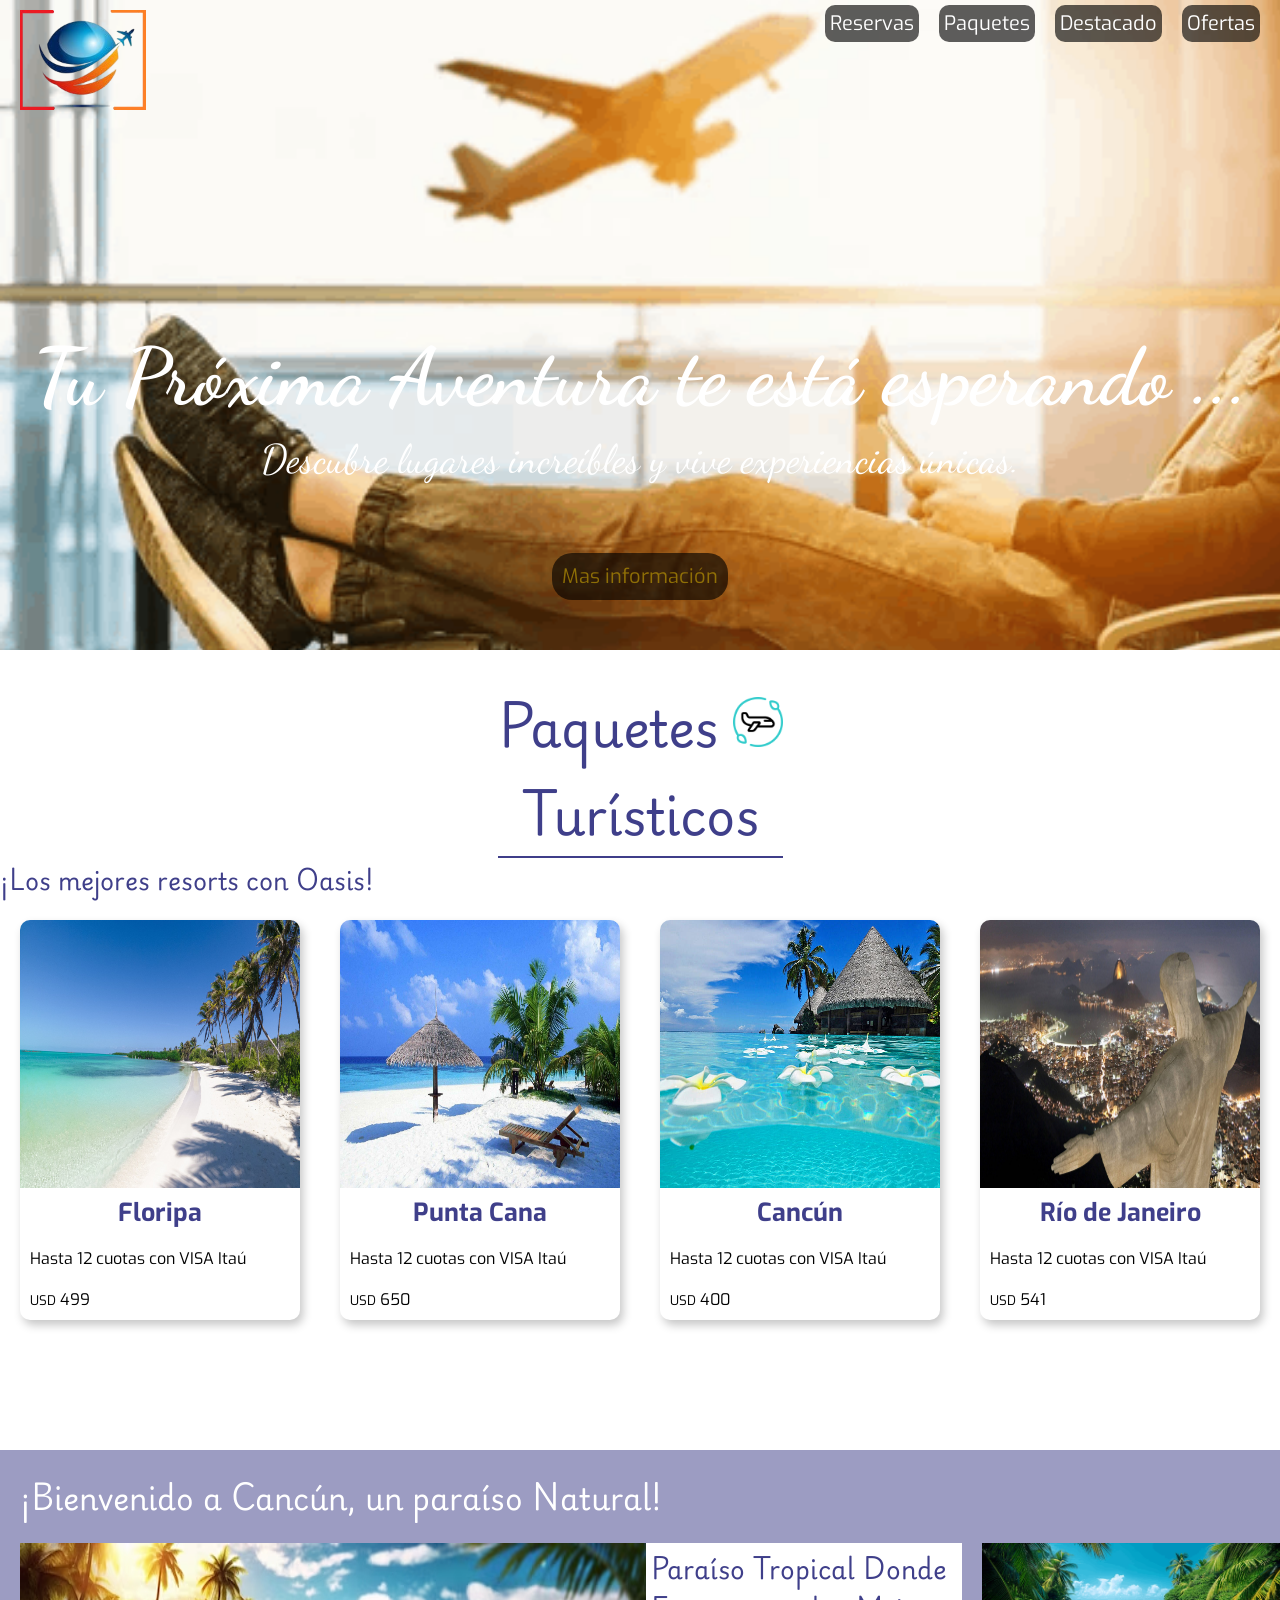
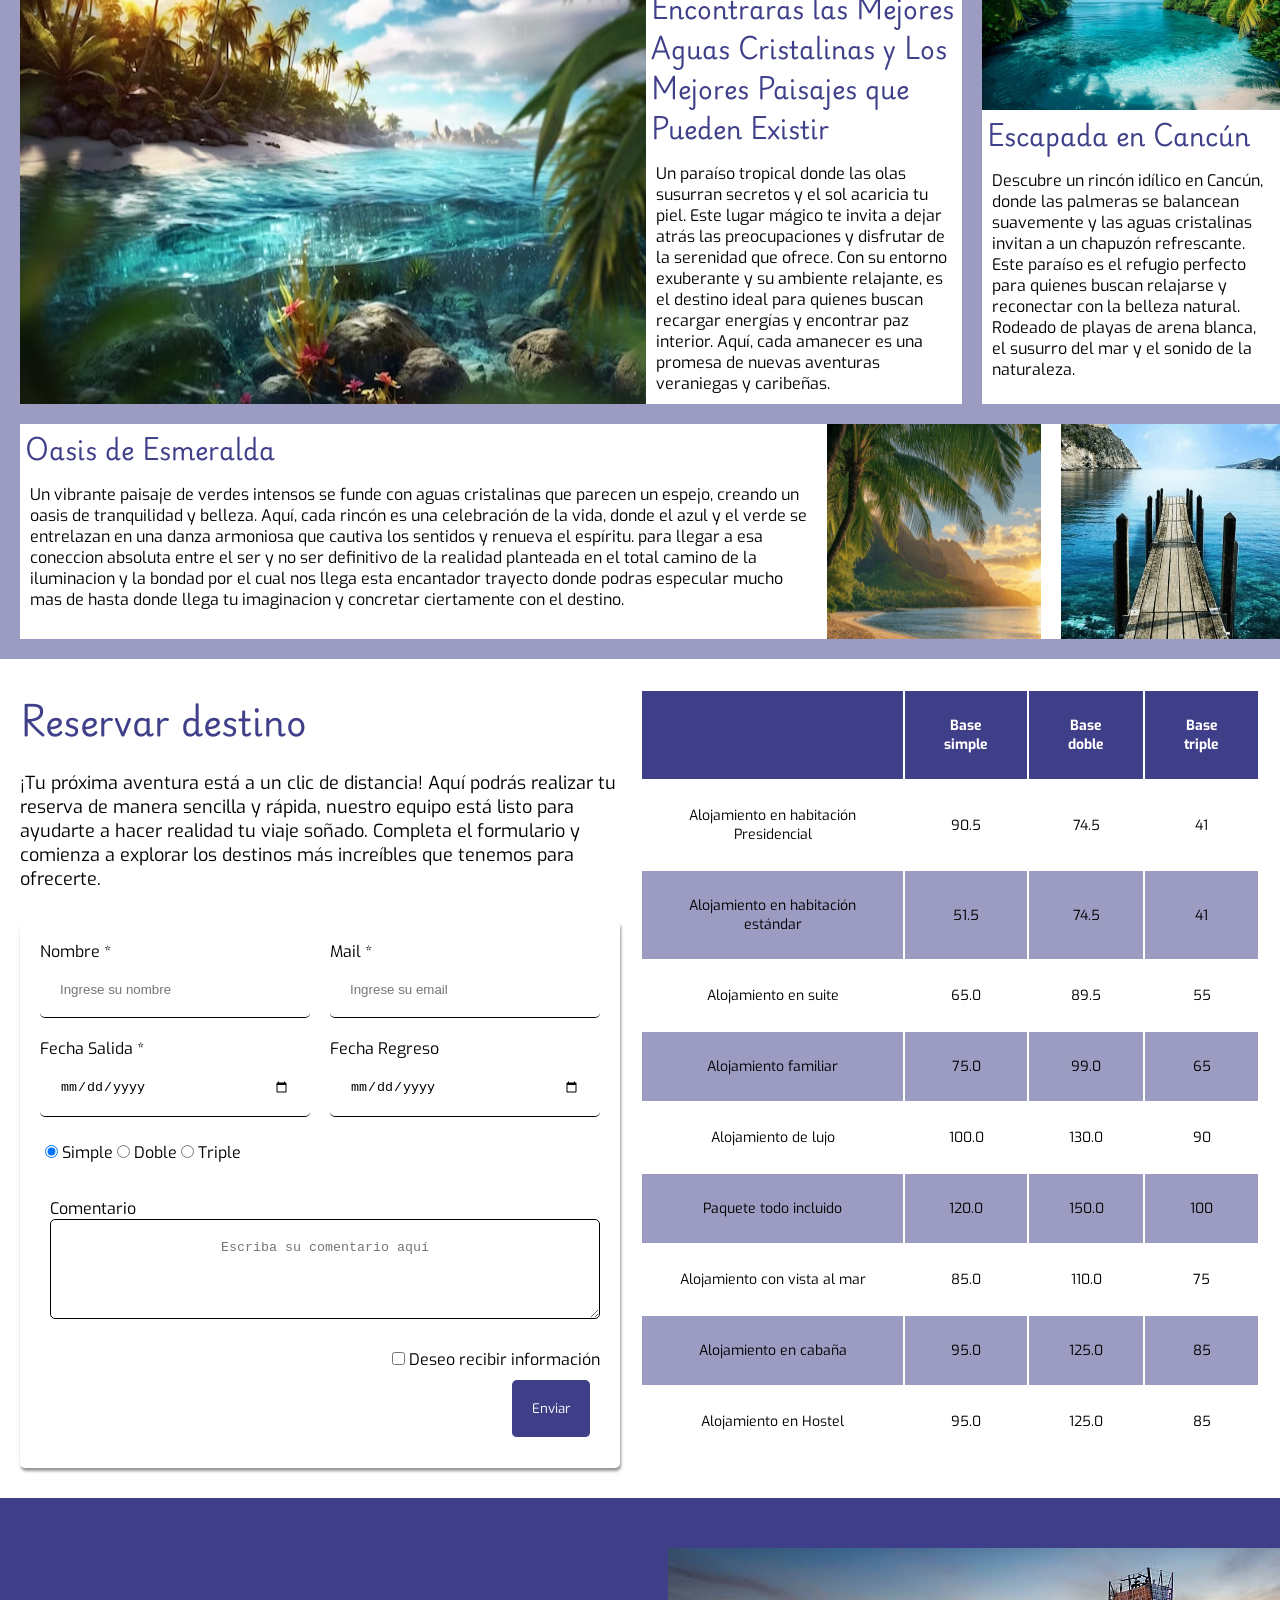
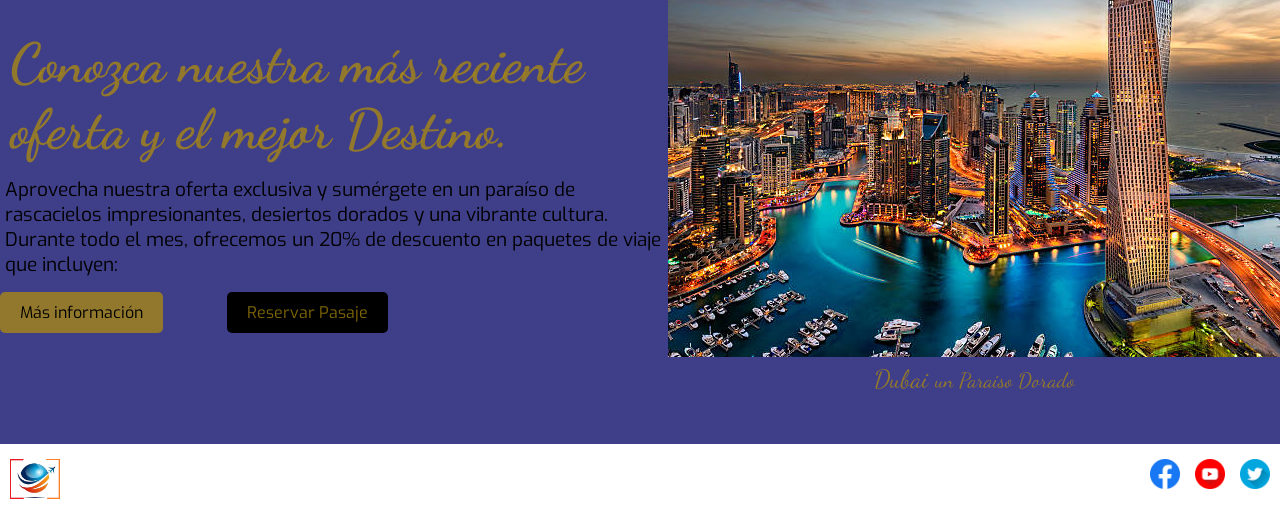
<file: AereoPuerto/index.html>
<!DOCTYPE html>
<html lang="en">

<head>
    <meta charset="UTF-8">
    <meta name="viewport" content="width=device-width, initial-scale=1.0">
    <meta name="description"
        content="Todas las modalidades de viaje y Reserva los Mejores Hoteles: Relax, Aventura, Recorrer, Exótico, Terrestre, Acompañado. OM Travel es compartir la experiencia de viajar de la forma más sana posible. Viajes baratos. Viajes a medida. Reserva ya tu Hotel Favorito y Viaja.">
    <meta name="author" content="Emanuel Rodriguez">
    <meta name="robots" content="follow">
    <link rel="preconnect" href="https://fonts.googleapis.com">
    <link rel="preconnect" href="https://fonts.gstatic.com" crossorigin>
    <link
        href="https://fonts.googleapis.com/css2?family=Dancing+Script:wght@400..700&family=Exo:ital,wght@0,100..900;1,100..900&family=Playwrite+DE+Grund:wght@100..400&display=swap"
        rel="stylesheet">
    <link rel="stylesheet" href="estilos.css">
    <title>Tu mejor viaje</title>
</head>

<body>
    <div class="fondoPrincipal">
        <header>
            <img class="logo" src="img/seccion1/LogoConBorde.png" alt="Logo del sitio represeta un avion volando">
            <nav>
                <ul>
                    <li><a href="#secReserva">Reservas</a></li>
                    <li><a href="#secDestinos">Paquetes </a></li>
                    <li><a href="#secDestacado">Destacado </a></li>
                    <li><a href="#secReciente">Ofertas</a></li>
                </ul>
            </nav>
        </header>

        <!--Seccion 1-->
        <main>
            <section id="principal">
                <h1 class="cursivH1">Tu Próxima Aventura te está esperando ...</h1>
                <p class="cursivH1">Descubre lugares increíbles y vive experiencias únicas.</p>
                <a href="#secDestinos" class="btn">Mas información</a>
            </section>
    </div>
    <!-- Sección 2 -->
    <section id="secDestinos">
        <h1>
            Paquetes
                <img 
             src="img/seccion2/viajes-sostenibles.png" alt="Icono de avión." style="width:50px;"><br>
            Turísticos
        </h1>
        <h2>¡Los mejores resorts con Oasis!</h2>
        <div class="destinos-uno">

            <article class="destino-1">
                <img src="img/seccion2/Sec2Art1.jpg"
                    alt="Costa brasilera donde se ven palmeras sol arena y aguas cristalinas.">
                
                <h3>Floripa</h3>
                <p>Hasta 12 cuotas con VISA Itaú</p>
                <p><small> USD </small> 499</p>
            </article>

            <article class="destino-1">
                <img src="img/seccion2/Sec2Art2.jpg" alt="Paisaje del caribe con sombrillas mar agua y arena.">
        
                <h3>Punta Cana</h3>
                <p>Hasta 12 cuotas con VISA Itaú</p>
                <p><small> USD </small> 650</p>
            </article>

            <article class="destino-1">
                <img src="img/seccion2/Sec2Art3.jpg"
                    alt="Cabañas al borde del agua cristalina donde se ven flores flotando en el agua.">
                
                <h3>Cancún</h3>
                <p>Hasta 12 cuotas con VISA Itaú</p>
                <p> <small> USD </small> 400</p>
            </article>

            <article class="destino-1">
                <img src="img/seccion2/Sec2Art4.jpg" alt="Paisaje de Brasil desde la vista del Cristo Redentor.">
                
                <h3>Río de Janeiro</h3>
                <p>Hasta 12 cuotas con VISA Itaú</p>
                <p><small> USD </small> 541</p>
            </article>
        </div>
    </section>



    <!--Seccion 3-->
    <div class="conteiner3">
        <section id="secDestacado">
                <h1>¡Bienvenido a Cancún, un paraíso Natural!</h1>
            <article>
                <img src="img/seccion3/DestacadoArt1.avif"
                    alt="Paisaje cancun tropicalesco donde se ven palmeras arenas y aguas.">
                <div>
                    <h2>Paraíso Tropical Donde Encontraras las Mejores Aguas Cristalinas y Los Mejores Paisajes que
                        Pueden
                        Existir</h2>
                    <p>Un paraíso tropical donde las olas susurran secretos y el sol acaricia tu piel. Este lugar mágico
                        te
                        invita a dejar atrás las preocupaciones y disfrutar de la serenidad que ofrece. Con su entorno
                        exuberante y su ambiente relajante, es el destino ideal para quienes buscan recargar energías y
                        encontrar paz interior. Aquí, cada amanecer es una promesa de nuevas aventuras veraniegas y
                        caribeñas.
                    </p>
                </div>
            </article>

            <article>
                <img src="img/seccion3/DestacadoArt2.png"
                    alt="Paisaje de cancun donde se ve un muelle con aguas casi transparentes.">
                <h2>Escapada en Cancún</h2>
                <p>Descubre un rincón idílico en Cancún, donde las palmeras se balancean suavemente y las aguas
                    cristalinas
                    invitan a un chapuzón refrescante. Este paraíso es el refugio perfecto para quienes buscan relajarse
                    y
                    reconectar con la belleza natural. Rodeado de playas de arena blanca, el susurro del mar y el sonido
                    de la naturaleza.</p>
            </article>
            <article>
                <div>
                    <h2>Oasis de Esmeralda</h2>
                    <p>Un vibrante paisaje de verdes intensos se funde con aguas cristalinas que parecen un espejo,
                        creando
                        un oasis de
                        tranquilidad y belleza. Aquí, cada rincón es una celebración de la vida, donde el azul y el
                        verde se
                        entrelazan en una danza armoniosa que
                        cautiva los sentidos y renueva el espíritu. para llegar a esa coneccion absoluta entre el ser y
                        no ser definitivo de la realidad planteada en el total camino de la iluminacion y la bondad por
                        el cual nos llega esta encantador trayecto donde podras especular mucho mas de hasta donde llega
                        tu imaginacion y concretar ciertamente con el destino.</p>
                </div>
                <figure class="figureCancun">
                    <img src="img/seccion3/DestacadoArt3.png"
                        alt="Paisaje donde se visualizan montañas y un lago color verde esmeralda.">
                    <img src="img/seccion3/DestacadoArt3-2.png" alt="Paisaje con naturaleza y aguas cristalinas.">
                </figure>
            </article>

        </section>
    </div>
    <!-- Sección 4 -->

    <section id="secReserva">
        <div class="reserva1">
            <h1>Reservar destino</h1>
            <p>¡Tu próxima aventura está a un clic de distancia! Aquí podrás realizar tu reserva de manera sencilla
                y rápida, nuestro equipo está listo para ayudarte a hacer realidad tu viaje soñado. Completa el
                formulario y comienza
                a explorar los destinos más increíbles que tenemos para ofrecerte.</p>
            <form id="formReserva">
                <div class="form-column">
                    <label for="nombre">Nombre *</label>
                    <input id="nombre" name="nombre" type="text" placeholder="Ingrese su nombre" required>
                </div>

                <div class="form-column">
                    <label for="email">Mail *</label>
                    <input id="email" name="email" type="email" placeholder="Ingrese su email" required>
                </div>

                <div class="form-column">
                    <label for="fechaSalida">Fecha Salida *</label>
                    <input id="fechaSalida" name="fechaSalida" type="date" required>
                </div>

                <div class="form-column">
                    <label for="fechaRegreso">Fecha Regreso</label>
                    <input id="fechaRegreso" name="fechaRegreso" type="date">
                </div>

                <div class="form-column">
                    <div class="radio">
                        <input type="radio" id="baseSimple" name="tipoHabitacion" value="simple" checked>
                        <label for="baseSimple">Simple</label>

                        <input type="radio" id="baseDoble" name="tipoHabitacion" value="doble">
                        <label for="baseDoble">Doble</label>

                        <input type="radio" id="baseTriple" name="tipoHabitacion" value="triple">
                        <label for="baseTriple">Triple</label>
                    </div>
                </div>

                <div class="form-column textarea-container">
                    <label for="comentario">Comentario</label>
                    <textarea id="comentario" name="comentario" placeholder="Escriba su comentario aquí"></textarea>
                </div>

                <div class="divEnviar">
                    <div class="form-column info-checkbox">
                        <label>
                            <input type="checkbox" id="infoCheckbox" name="infoCheckbox">
                            Deseo recibir información
                        </label>
                    </div>
                    <input type="submit" value="Enviar" class="btnEnviar btn">
                </div>
            </form>
        </div>

        <div class="reserva2">
            <table>
                <thead>
                    <tr>
                        <th></th>
                        <th>Base simple</th>
                        <th>Base doble</th>
                        <th>Base triple</th>
                    </tr>
                </thead>
                <tbody>
                    <tr>
                        <td>Alojamiento en habitación Presidencial</td>
                        <td>90.5</td>
                        <td>74.5</td>
                        <td>41</td>
                    </tr>
                    <tr>
                        <td>Alojamiento en habitación estándar</td>
                        <td>51.5</td>
                        <td>74.5</td>
                        <td>41</td>
                    </tr>
                    <tr>
                        <td>Alojamiento en suite</td>
                        <td>65.0</td>
                        <td>89.5</td>
                        <td>55</td>
                    </tr>
                    <tr>
                        <td>Alojamiento familiar</td>
                        <td>75.0</td>
                        <td>99.0</td>
                        <td>65</td>
                    </tr>
                    <tr>
                        <td>Alojamiento de lujo</td>
                        <td>100.0</td>
                        <td>130.0</td>
                        <td>90</td>
                    </tr>
                    <tr>
                        <td>Paquete todo incluido</td>
                        <td>120.0</td>
                        <td>150.0</td>
                        <td>100</td>
                    </tr>
                    <tr>
                        <td>Alojamiento con vista al mar</td>
                        <td>85.0</td>
                        <td>110.0</td>
                        <td>75</td>
                    </tr>
                    <tr>
                        <td>Alojamiento en cabaña</td>
                        <td>95.0</td>
                        <td>125.0</td>
                        <td>85</td>
                    </tr>
                    <tr>
                        <td>Alojamiento en Hostel</td>
                        <td>95.0</td>
                        <td>125.0</td>
                        <td>85</td>
                    </tr>
                </tbody>
            </table>
        </div>
    </section>



    <!--Seccion 5-->
    <div class="conteiner5">
        <section id="secReciente">
            <div class="dubai">
                <h1 class="cursivH1">Conozca nuestra más reciente oferta y el mejor Destino.</h1>
                <p>Aprovecha nuestra oferta exclusiva y sumérgete en un paraíso de rascacielos impresionantes,
                    desiertos
                    dorados y una vibrante cultura. Durante todo el mes, ofrecemos un 20% de descuento en paquetes
                    de
                    viaje que incluyen:</p>
                <a class="button1 btn" href="#">Más información</a>
                <a class="button2 btn" href="#">Reservar Pasaje</a>
            </div>
            <figure class="figureDubai">
                <img src="img/seccion5Footer/Sec4Dubai.jpg" alt="Paisaje de Dubái con muchos rascacielos y un desierto de fondo.">
                <figcaption>Dubai <small>un Paraiso Dorado </small></figcaption>
            </figure>
        </section>
    </div>
    </main>

    <footer>
        <img class="logoFoot" src="img/seccion1/LogoConBorde.png" alt="Logo del sitio avion volando">
        <nav class="socialIcons">
            <a href="https://www.facebook.com/?locale=es_LA"><img class="imgFooter"
                    src="img/seccion5Footer/facebook.png" alt="Logo de Facebook"></a>
            <a href="https://www.youtube.com/"><img class="imgFooter" src="img/seccion5Footer/youtube.png"
                    alt="Logo de YouTube"></a>
            <a
                href="https://x.com/i/flow/login?input_flow_data=%7B%22requested_variant%22%3A%22eyJteCI6IjIifQ%3D%3D%22%7D"><img
                    class="imgFooter" src="img/seccion5Footer/gorjeo.png" alt="Logo de Twitter"></a>
        </nav>
    </footer>
</body>

</html>
</file>
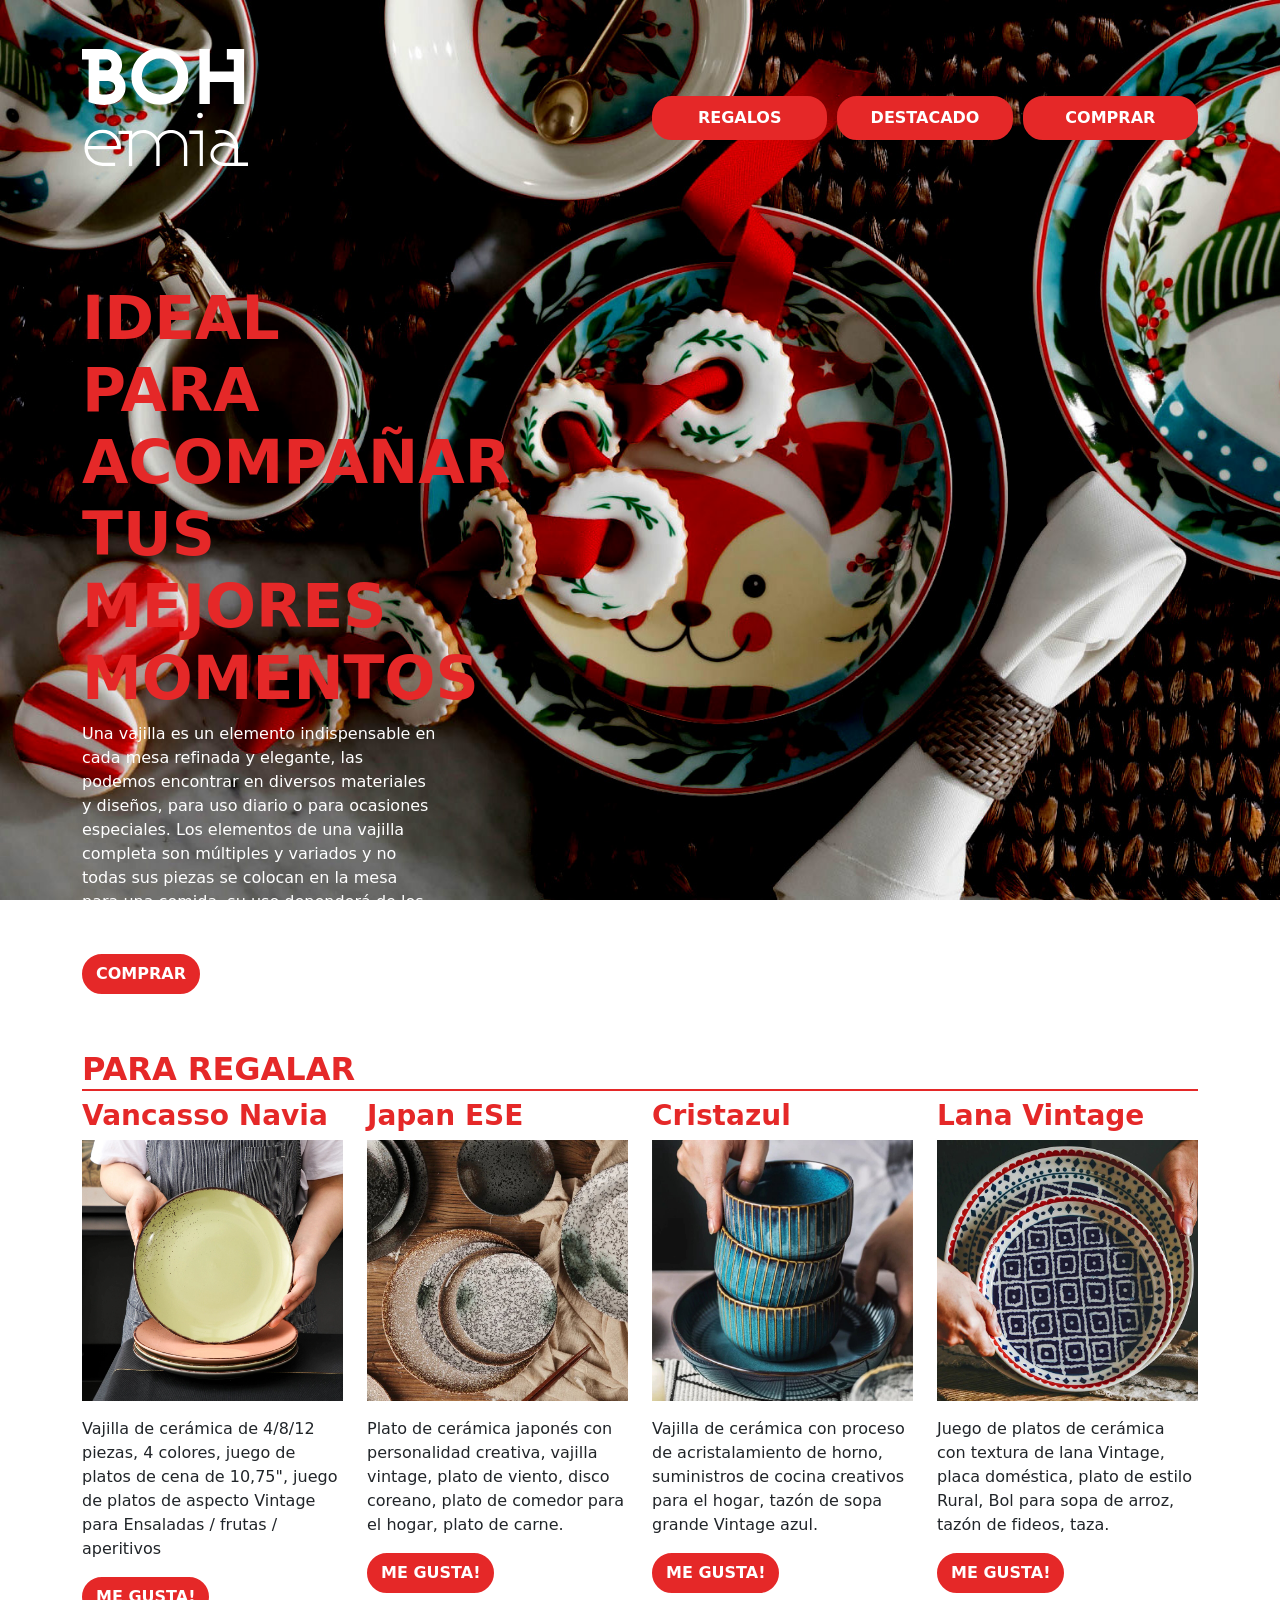
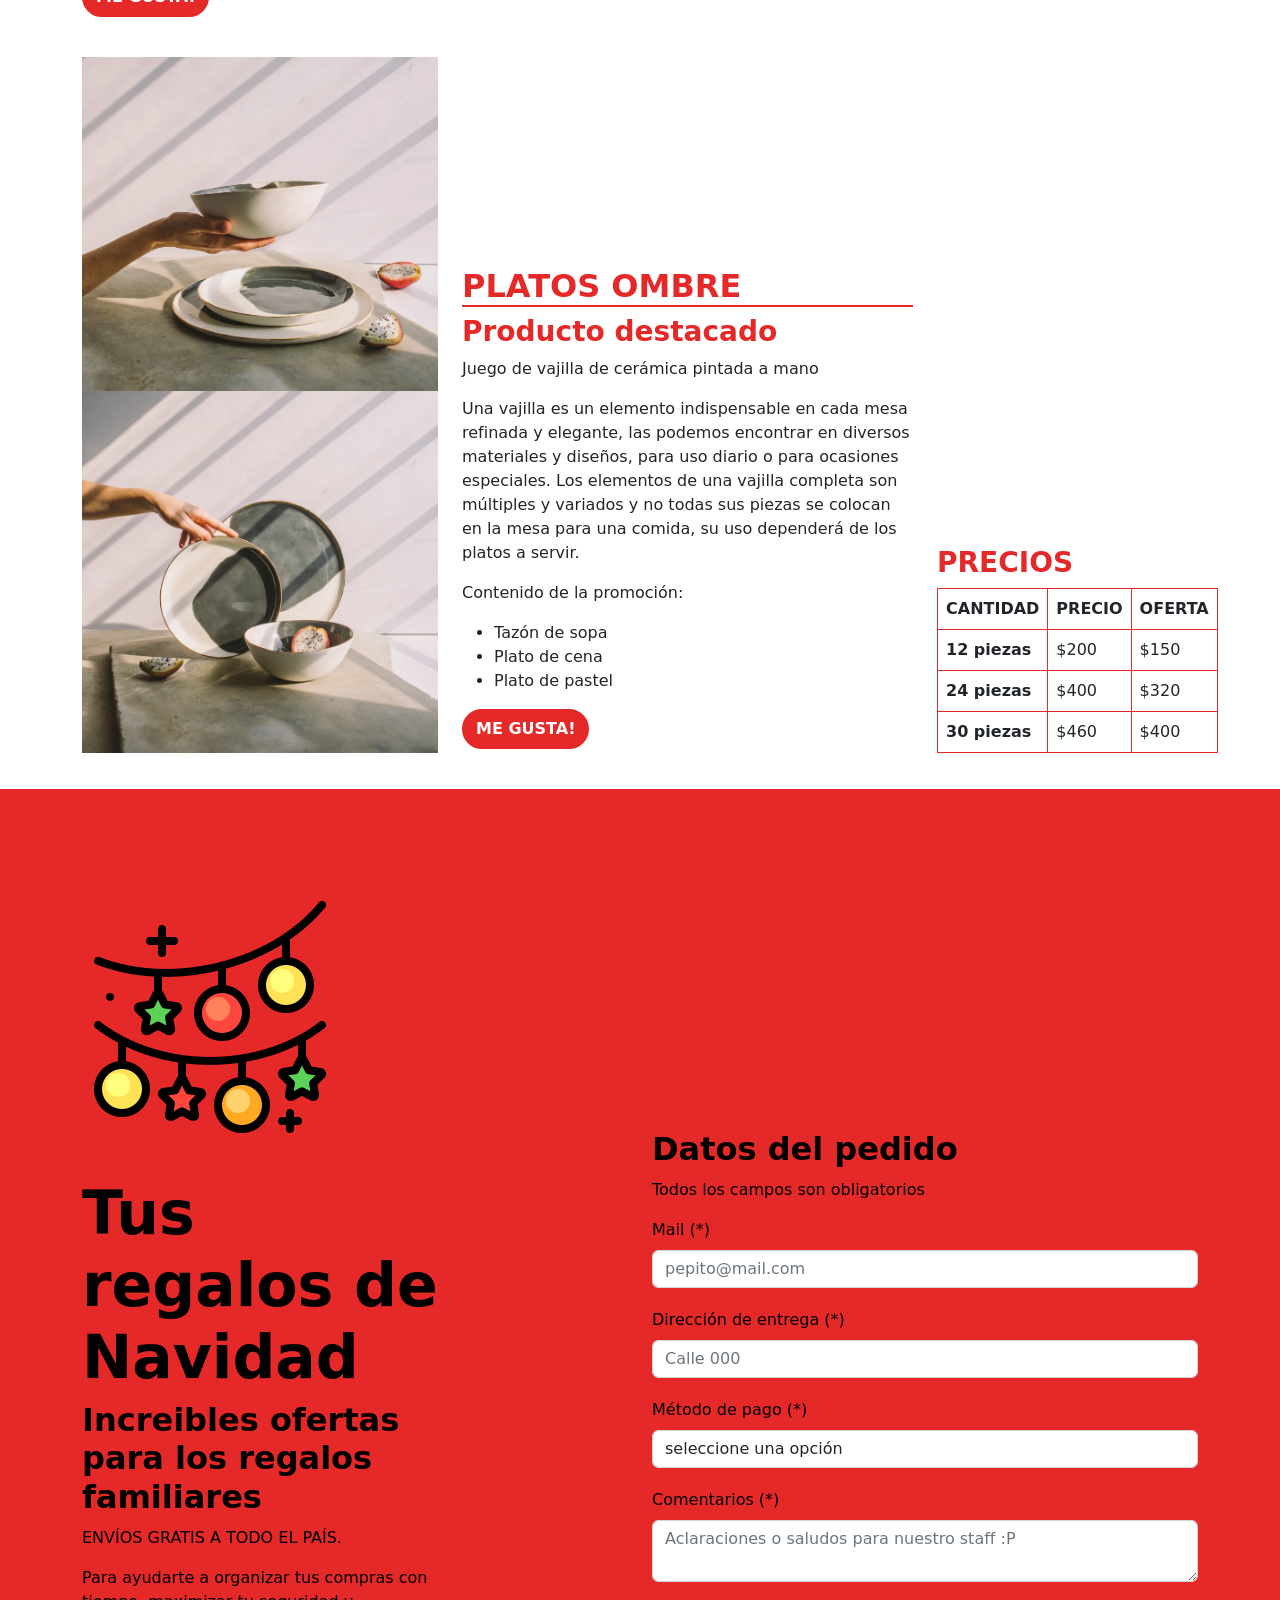
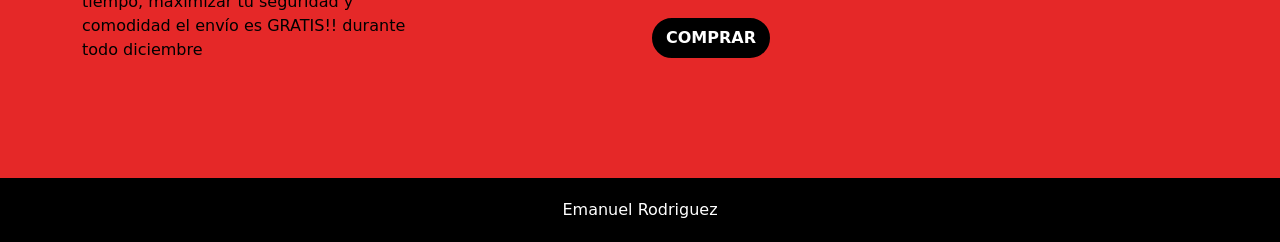
<file: Bhoemia/index.html>
<!DOCTYPE html>
<html lang="es">

<head>
    <title>Plantilla inicio - Bootstrap v5.2.0 beta</title>

    <meta charset="utf-8">

    <meta name="viewport" content="width=device-width, initial-scale=1">

    <link href="css/bootstrap.css" rel="stylesheet" type="text/css" />
  
    <link href="css/estilos.css" rel="stylesheet" type="text/css" />



</head>

<body>

    <div id="fondo" class="container-fluid">
        <div class="container">
            <header class="row justify-content-lg-between justify-content-center py-5">
                <figure class="col-lg-2 col-md-3 col-6 mb-5">
                    <img class="img-fluid" src="img/logoBlanco.svg" alt="logo">
                </figure>
                <nav class="col-lg-6 mt-md-5">
                    <ul class="nav flex-column flex-md-row">
                        <li class="nav-item"><a class="nav-link" href="#regalos">REGALOS</a></li>
                        <li class="nav-item"><a class="nav-link" href="#destacado">DESTACADO</a></li>
                        <li class="nav-item"><a class="nav-link" href="#comprar">COMPRAR</a></li>

                    </ul>
                </nav>
            </header>
            <section>
                <div class="row">
                    <article class="col-lg-4 col-md-8">
                        <h1>IDEAL PARA ACOMPAÑAR<br>
                            TUS MEJORES MOMENTOS</h1>
                        <p>Una vajilla es un elemento indispensable en cada mesa refinada y elegante, las podemos
                            encontrar en diversos materiales y diseños, para uso diario o para ocasiones especiales. Los
                            elementos de una vajilla completa son múltiples y variados y no todas sus piezas se colocan
                            en la mesa para una comida, su uso dependerá de los platos a servir.</p>

                        <p><a class="btn" href="#">COMPRAR</a></p>
                    </article>
                </div>
            </section>
        </div>
    </div>

    <section id="regalos" class="container">
        <h2>PARA REGALAR</h2>
        <div class=" row row-cols-lg-4 row-cols-md-2">
            <article>
                <h3>Vancasso Navia</h3>
                <figure>
                    <img class="img-fluid" src="img/02.jpg" alt="Vancasso Navia - Modelo 51">
                </figure>
                <p>Vajilla de cerámica de 4/8/12 piezas, 4 colores, juego de platos
                    de cena de 10,75", juego de platos de aspecto Vintage para
                    Ensaladas / frutas / aperitivos</p>
                <a class="btn" href="#">ME GUSTA!</a>
            </article>
            <article>
                <h3>Japan ESE</h3>
                <figure>
                    <img class="img-fluid" src="img/03.jpg" alt="Japan ESE - Modelo 58">
                </figure>
                <p>Plato de cerámica japonés con personalidad creativa, vajilla vintage, plato de viento,
                    disco coreano, plato de comedor para el hogar, plato de carne.</p>
                <a class="btn" href="#">ME GUSTA!</a>
            </article>
            <article>
                <h3>Cristazul</h3>
                <figure>
                    <img class="img-fluid" src="img/04.jpg" alt="Cristazul - Modelo 47">
                </figure>
                <p>Vajilla de cerámica con proceso de acristalamiento de horno, suministros
                    de cocina creativos para el hogar, tazón de sopa grande Vintage azul.</p>
                <a class="btn" href="#">ME GUSTA!</a>
            </article>
            <article class="d-none d-md-block">
                <h3>Lana Vintage</h3>
                <figure>
                    <img class="img-fluid" src="img/05.jpg" alt="Lana Vintage - Modelo 09">
                </figure>
                <p>Juego de platos de cerámica con textura de lana Vintage,
                    placa doméstica, plato de estilo Rural, Bol para sopa de arroz,
                    tazón de fideos, taza.</p>
                <a class="btn" href="#">ME GUSTA!</a>
            </article>
        </div>
    </section>
    <section class="container" id="destacado">
        <div class="row align-items-end">
            <figure class="col-lg-4 ">
                <img class="img-fluid d-none d-lg-block" src="img/vajilla2.webp" alt="">
                <img class="img-fluid" src="img/vajilla3.webp" alt="">
            </figure>
            <div class="col-lg-5">
                <h2>PLATOS OMBRE</h2>
                <h3>Producto destacado</h3>
                <p>Juego de vajilla de cerámica pintada a mano</p>
                <p>Una vajilla es un elemento indispensable en cada mesa refinada y elegante, las podemos encontrar en
                    diversos materiales y diseños, para uso diario o para ocasiones especiales. Los elementos de una
                    vajilla completa son múltiples y variados y no todas sus piezas se colocan en la mesa para una
                    comida, su uso dependerá de los platos a servir.</p>
                <p>Contenido de la promoción:</p>
                <ul>
                    <li> Tazón de sopa </li>
                    <li>Plato de cena</li>
                    <li>Plato de pastel</li>
                </ul>

                <a class="btn" href="#">ME GUSTA!</a>


            </div>
            <div class="col-3 d-none d-lg-block">
                <h3>PRECIOS</h3>
                <table class="table table-bordered">
                    <tr>
                        <th>CANTIDAD</th>
                        <th>PRECIO</th>
                        <th> OFERTA</th>
                    </tr>
                    <tr>

                        <th>12 piezas</th>
                        <td>$200</td>
                        <td>$150</td>
                    </tr>
                    <tr>
                        <th>24 piezas</th>
                        <td>$400</td>
                        <td>$320</td>
                    </tr>
                    <tr>
                        <th>30 piezas</th>
                        <td>$460</td>
                        <td>$400</td>
                    </tr>
                </table>
            </div>

        </div>

    </section>
    <section id="fondo2" class="container-fluid">
        <div class="container">
            <div class="row justify-content-between align-items-end" id="comprar">

                <div class="col-lg-4 col-md-6">
                    <figure>
                        <img class="pb-3" src="img/luces-de-navidad.png" alt="">
                    </figure>
                    <h1>Tus regalos de Navidad</small></h1>
                    <h2>Increibles ofertas para los regalos familiares</h2>
                    <p>ENVÍOS GRATIS A TODO EL PAÍS.
                    <p>
                    <p>Para ayudarte a organizar tus compras con tiempo, maximizar tu seguridad y comodidad el envío es
                        GRATIS!! durante todo diciembre</p>
                  

                </div>
                <form class="col-md-6" action="#" method="post">
                    <h2>Datos del pedido</h2>
                    <p>Todos los campos son obligatorios</p>
                    <label class="form-label" for="mail">Mail (*)</label>
                    <input class="form-control" type="email" id="mail" name="mail" required
                        placeholder="pepito@mail.com">

                    <label class="form-label" for="direccion">Dirección de entrega (*)</label>
                    <input class="form-control" type="text" id="direccion" name="direccion" required
                        placeholder="Calle 000">



                    <label class="form-label" for="metodo">Método de pago (*)</label>
                    <select class="form-control" name="metodo" id="metodo" required>
                        <option value="">seleccione una opción</option>
                        <option value="1">Efectivo justo</option>
                        <option value="2">Efectivo (necesito cambio)</option>
                        <option value="3">Tarjeta de débito</option>
                        <option value="4">Tarjeta de crédito</option>
                    </select>


                    <label class="form-label" for="comentarios">Comentarios (*)</label>
                    <textarea class="form-control" name="comentarios" id="comentarios"
                        placeholder="Aclaraciones o saludos para nuestro staff :P" required></textarea>

                    <input class="mt-3 btn btn-dark" type="submit" value="COMPRAR">
                </form>
            </div>
        </div>
    </section>
    <footer id="footer">Emanuel Rodriguez </footer>

    <script src="js/bootstrap.bundle.js"></script>

</body>

</html>
</file>
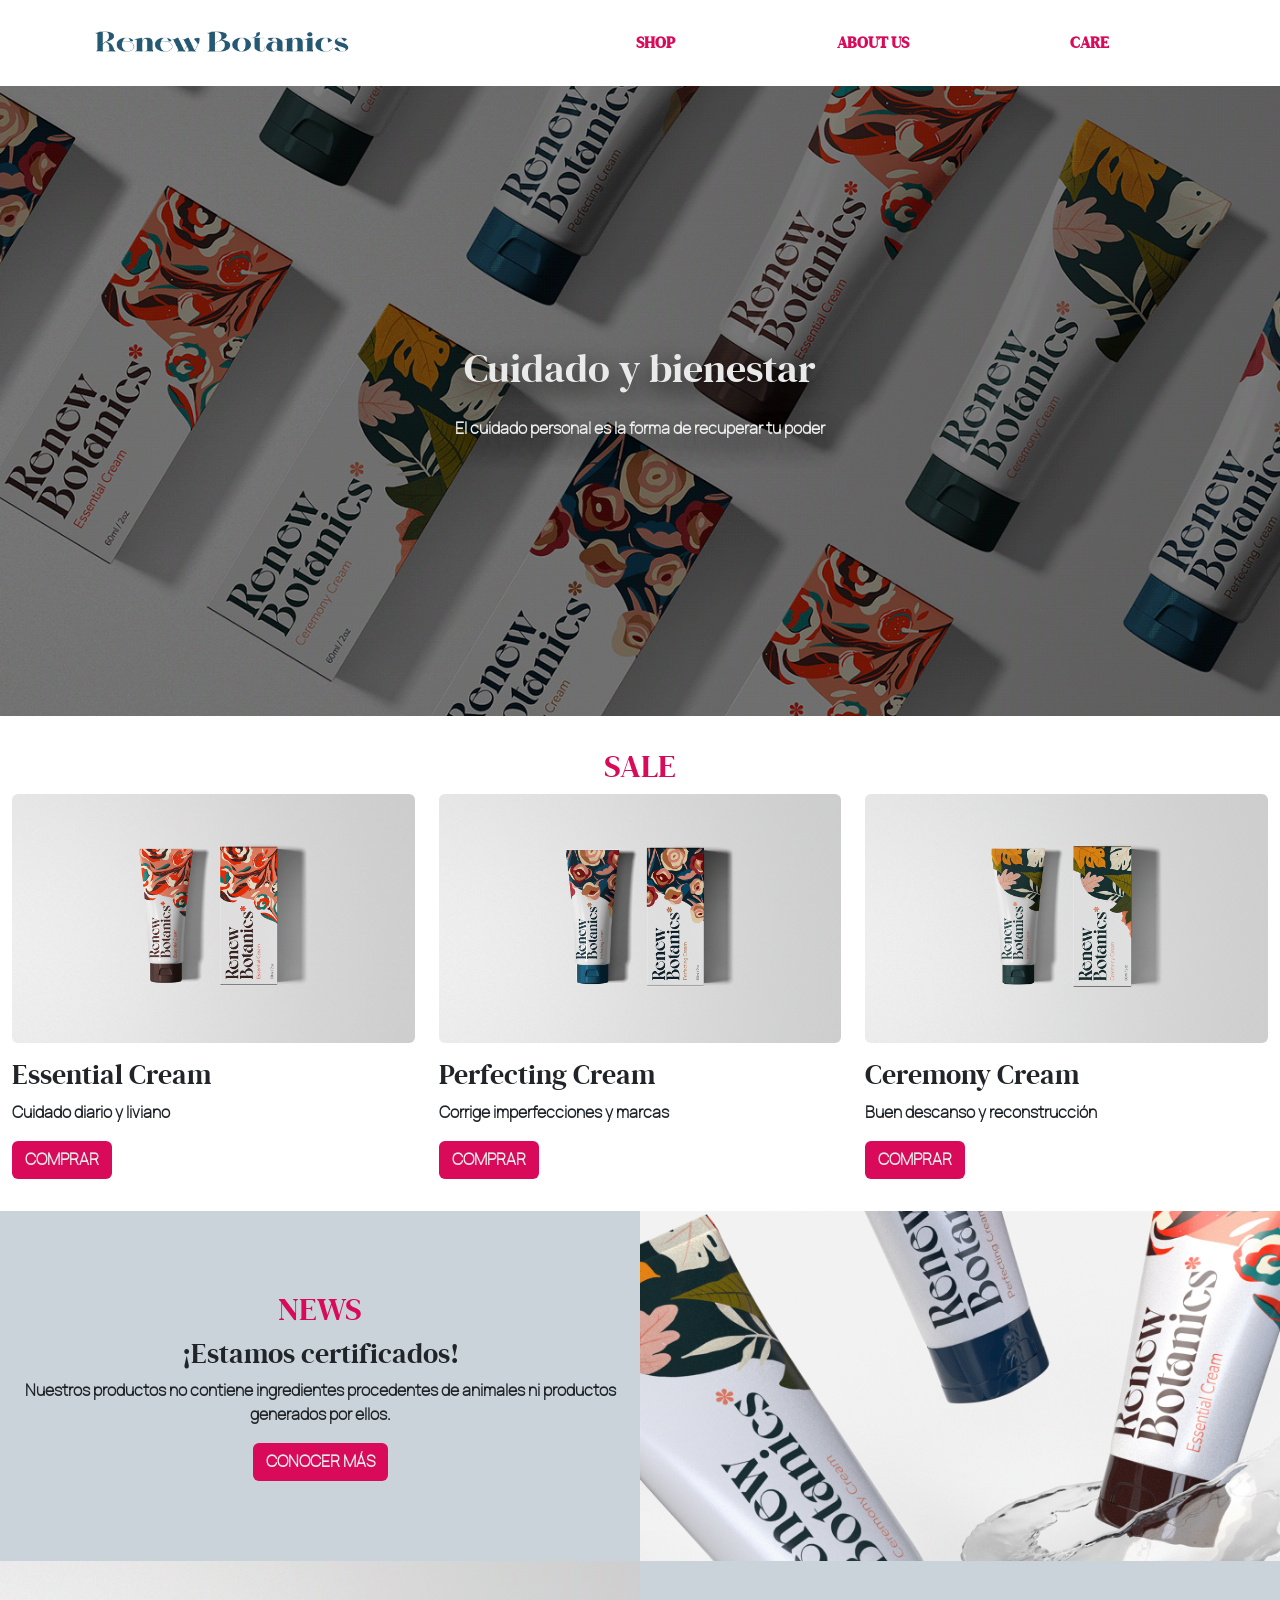
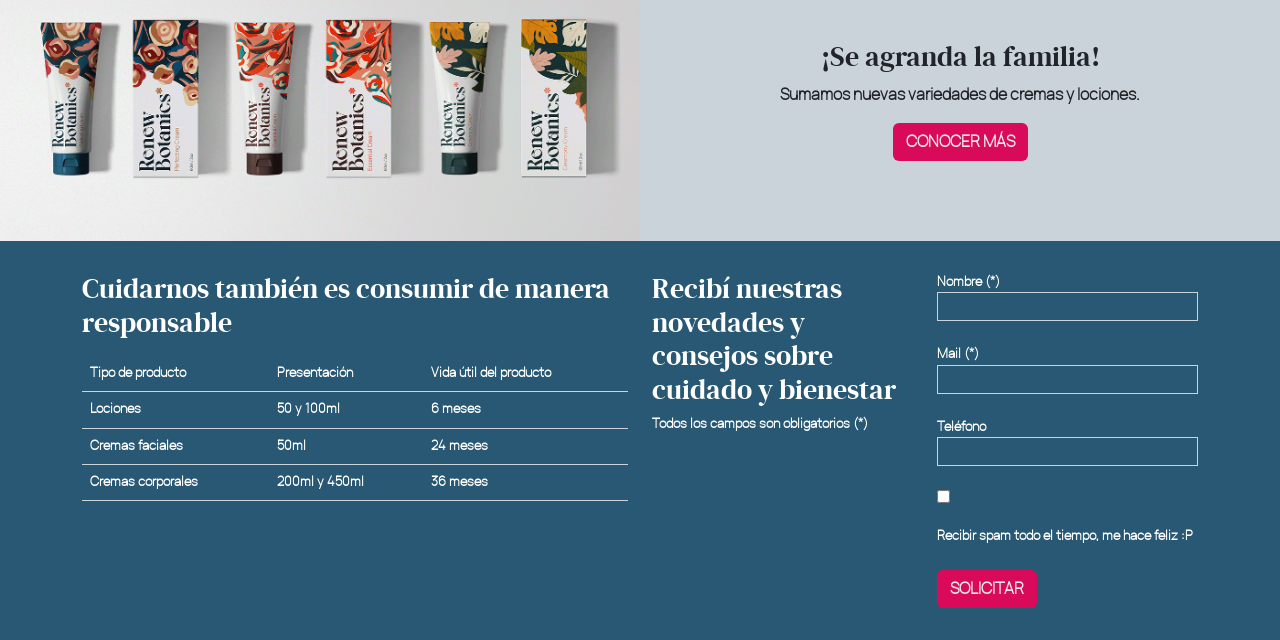
<file: RenewBotanic/index.html>
<!DOCTYPE html>
<html lang="en">

<head>
    <meta charset="UTF-8">
    <meta http-equiv="X-UA-Compatible" content="IE=edge">
    <meta name="viewport" content="width=device-width, initial-scale=1.0">
    <title>PLANTILLA BOOTSTRAP - v5.3.0 (mayo 2023)</title>

    <link rel="stylesheet" href="css/bootstrap.css">


    <link rel="stylesheet" href="css/estilos.css">


    <link rel="stylesheet" href="css/fonts.css">


    <script src="js/bootstrap.bundle.js"></script>


</head>

<body>

    <header class="container-xl p-4">
        <div class="row justify-content-center justify-content-md-between align-items-center">
            <a href="index.html" class="col-8 col-md-3">
                <img src="img/logo.png" alt="logo Renew Botanics" class="img-fluid">
            </a>
            <nav class="col-md-7 mt-3 mt-md-0 pt-3 pt-md-0">
                <div class="row row-cols-3 justify-content-center">
                    <a class="col btn">Shop</a>
                    <a class="col btn">About us</a>
                    <a class="col btn">Care</a>
                </div>
            </nav>
        </div>
    </header>

    <div id="hero" class="container-fluid">
        <h1>Cuidado y bienestar</h1>
        <p>
            El cuidado personal es la forma de recuperar tu poder
        </p>
    </div>

    <section id="sale" class="container-fluid">
        <div class="row row-cols-1 row-cols-md-2 row-cols-xl-3 justify-content-center">
            <h2 class="col-12 col-md-12 col-xl-12">
                SALE
            </h2>
            <article class="col mt-4 mt-md-0">
                <figure>
                    <img src="img/01.png" alt="texto descriptivo de la imagen" class="rounded-2">
                </figure>
                <h3>Essential Cream</h3>
                <p>Cuidado diario y liviano</p>
                <a href="" class="btn">Comprar</a>
            </article>
            <article class="col mt-4 mt-md-0">
                <figure>
                    <img src="img/02.png" alt="texto descriptivo de la imagen" class="rounded-2">
                </figure>
                <h3>Perfecting Cream</h3>
                <p>Corrige imperfecciones y marcas</p>
                <a href="" class="btn">Comprar</a>
            </article>
            <article class="col-md-12 mt-4 mt-xl-0">
                <figure>
                    <img src="img/03.png" alt="texto descriptivo de la imagen" class="rounded-2">
                </figure>
                <h3>Ceremony Cream</h3>
                <p>Buen descanso y reconstrucción</p>
                <a href="" class="btn">Comprar</a>
            </article>
        </div>
    </section>

    <section id="news" class="container-fluid">
        <div class="row row-cols-1 row-cols-md-2">
            <div class="col py-5">
                <h2>
                    NEWS
                </h2>
                <article>
                    <h3>¡Estamos certificados!</h3>
                    <p>Nuestros productos no contiene ingredientes procedentes de animales ni productos generados por
                        ellos.</p>
                    <a href="" class="btn">Conocer más</a>
                </article>
            </div>

            <div class="side1 col d-none d-md-block"></div>

            <div class="side2 col d-none d-md-block"></div>

            <article class="col py-5">
                <h3>¡Se agranda la familia!</h3>
                <p>Sumamos nuevas variedades de cremas y lociones.</p>

                <a href="" class="btn">Conocer más</a>
            </article>


        </div>

    </section>

    <footer>

        <div class="container">

            <div class="row row-cols-1 row-cols-md-2">

                <article class="col">
                    <h3>Cuidarnos también es consumir de manera responsable</h3>
                    <table class="table table-dark mt-3">
                        <tr>
                            <th>Tipo de producto</th>
                            <th>Presentación</th>
                            <th>Vida útil del producto</th>
                        </tr>
                        <tr>
                            <td>Lociones</td>
                            <td>50 y 100ml</td>
                            <td>6 meses</td>
                        </tr>
                        <tr>
                            <td>Cremas faciales</td>
                            <td>50ml</td>
                            <td>24 meses</td>
                        </tr>
                        <tr>
                            <td>Cremas corporales</td>
                            <td>200ml y 450ml</td>
                            <td>36 meses</td>
                        </tr>
                    </table>
                </article>

                <article class="col mt-3 mt-md-0">

                    <form action="" class="row row-cols-1 row-cols-xl-2">
                        <div class="col">
                            <h3>
                                Recibí nuestras novedades y consejos sobre cuidado y bienestar
                            </h3>
                            <p>Todos los campos son obligatorios (*)</p>
                        </div>
                        <div class="col">
                            <label for="nombre">Nombre (*)</label>
                            <input type="text" id="nombre" name="nombre" required>
                            <label for="mail">Mail (*)</label>
                            <input type="email" id="mail" name="email" required>
                            <label for="telefono">Teléfono</label>
                            <input type="tel" id="telefono" name="tel" required>
                            <input type="checkbox" id="spam" name="checkbox" required>
                            <label for="spam">Recibir spam todo el tiempo, me hace feliz :P</label>
                            <input type="submit" value="Solicitar" class="btn">
                        </div>
                    </form>

                </article>

            </div>

        </div>

    </footer>


</body>

</html>
</file>
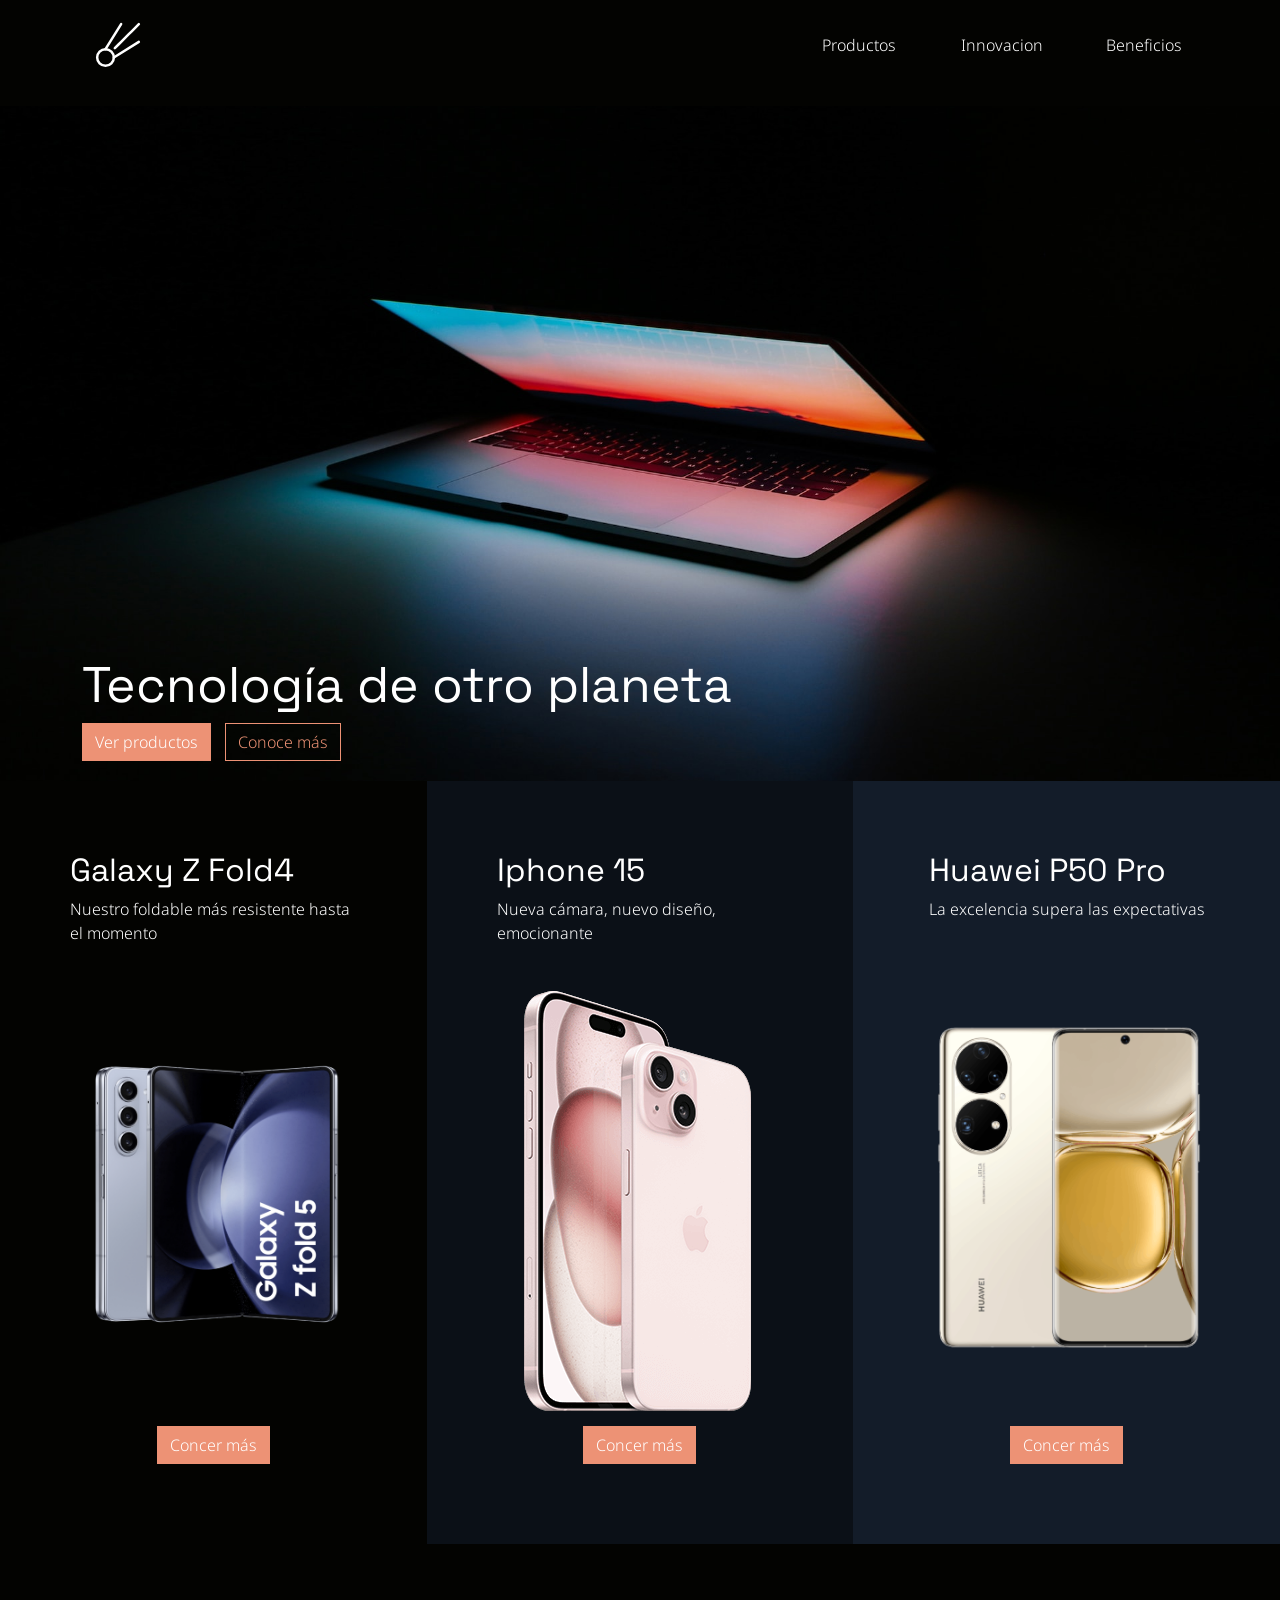
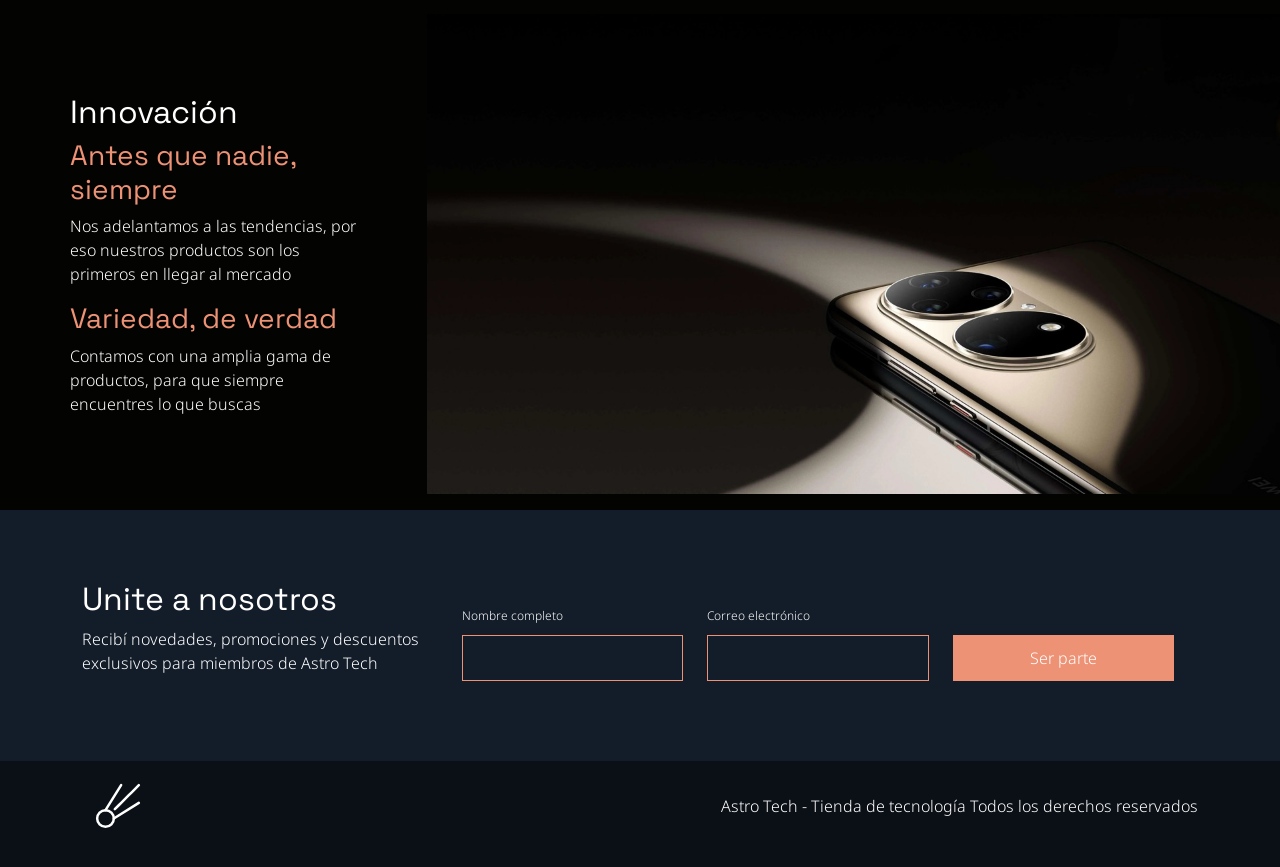
<file: Tecnologia/index.html>
<!DOCTYPE html>

<html lang="es">

<head>
    <title>Astro Tech - Tienda de tecnologia</title>

    <link rel="icon" type="image/png" href="img/logo.svg">

    <meta charset="utf-8">
    <meta name="description" content="Astro Tech es una de venta de articulos tecnologicos. ">

    <meta name="viewport" content="width=device-width, initial-scale=1">

    <link href="css/bootstrap.css" rel="stylesheet" type="text/css">

    <link href="css/estilos.css" rel="stylesheet" type="text/css">

</head>

<body>
    <header>
        <div class="container">
            <div class="row justify-content-center justify-content-md-between align-items-center">
                <figure class="col-1 text-center">
                    <img src="img/logo.svg" alt="Logo Astro">
                </figure>
                <nav class="col-md-10 col-lg-6">
                    <ul class="list-unstyled row justify-content-center justify-content-md-end text-center">
                        <li class="col-md-2 col-lg-3">
                            <a href="#productos">Productos</a>
                        </li>
                        <li class="col-md-2 col-lg-3">
                            <a href="#innovacion">Innovacion</a>
                        </li>
                        <li class="col-md-2 col-lg-3">
                            <a href="#beneficios">Beneficios</a>
                        </li>
                    </ul>
                </nav>
            </div>
        </div>
    </header>

    <section class="banner">
        <div class="container">
            <h1>Tecnología de otro planeta</h1>
            <a href="#productos" class="btn btn-primary">Ver productos</a>
            <a href="#innovacion" class="btn btn-outline-primary">Conoce más</a>
        </div>
    </section>

    <section id="productos" class="container-fluid">
        <div class="row">
            <article class="col-md-6 col-lg-4">
                <div>
                    <h2>Galaxy Z Fold4</h2>
                    <p>Nuestro foldable más resistente hasta el momento</p>
                </div>
                <img src="img/producto-1.png" alt="Galaxy fold" class="img-fluid">
                <a href="#" class="btn btn-primary">Concer más</a>
            </article>
            <article class="col-md-6 col-lg-4">
                <div>
                    <h2>Iphone 15</h2>
                    <p>Nueva cámara, nuevo diseño, emocionante</p>
                </div>
                <img src="img/producto-2.png" alt="Dos versiones del iphone 15" class="img-fluid">
                <a href="#" class="btn btn-primary">Concer más</a>
            </article>
            <article class="col-lg-4 d-md-none d-lg-flex">
                <div>
                    <h2>Huawei P50 Pro</h2>
                    <p>La excelencia supera las expectativas</p>
                </div>
                <img src="img/producto-3.png" alt="Huawei P50 Pro" class="img-fluid">
                <a href="#" class="btn btn-primary">Concer más</a>
            </article>
        </div>
    </section>

    <section id="innovacion" class="container-fluid">
        <div class="row align-items-md-center">
            <article class="col-md-6 col-lg-4" id="textos">
                <h2>Innovación</h2>
                <h3>Antes que nadie, siempre</h3>
                <p>Nos adelantamos a las tendencias, por eso nuestros productos son los primeros en
                    llegar al mercado</p>
                <h3>Variedad, de verdad</h3>
                <p>Contamos con una amplia gama de productos, para que siempre encuentres lo que buscas</p>
            </article>
            <figure class="col-md-6 col-lg-8 p-0">
                <img src="img/innovacion.jpeg" alt="Innovación" class="img-fluid">
            </figure>
        </div>
    </section>

    <section id="beneficios">
        <div class="container">
            <div class="row">
                <div class="col-md-4">
                    <h2>Unite a nosotros</h2>
                    <p>
                        Recibí novedades, promociones y descuentos exclusivos para miembros de Astro Tech
                    </p>
                </div>
                <form action="action.php" class="col-md-8 row align-items-lg-end">
                    <div class="col-6 col-lg-4">
                        <label for="nombre">Nombre completo</label>
                        <input type="text" name="nombre" id="nombre" required>
                    </div>
                    <div class="col-6 col-lg-4">
                        <label for="email">Correo electrónico</label>
                        <input type="email" name="email" id="email" required>
                    </div>
                    <div class="col-lg-4">
                        <input type="submit" value="Ser parte" class="btn btn-primary">
                    </div>
                </form>
            </div>
        </div>
    </section>

    <footer>
        <div class="container">
            <div class="row text-center align-items-center justify-content-center justify-content-md-between">
                <figure class="col-md-1">
                    <img src="img/logo.svg" alt="Logo Astro Tech">
                </figure>
                <p class="col-md-6 text-md-end">
                    Astro Tech - Tienda de tecnología
                    Todos los derechos reservados
                </p>
            </div>
        </div>
    </footer>

    <script src="js/bootstrap.bundle.js"></script>
</body>

</html>
</file>
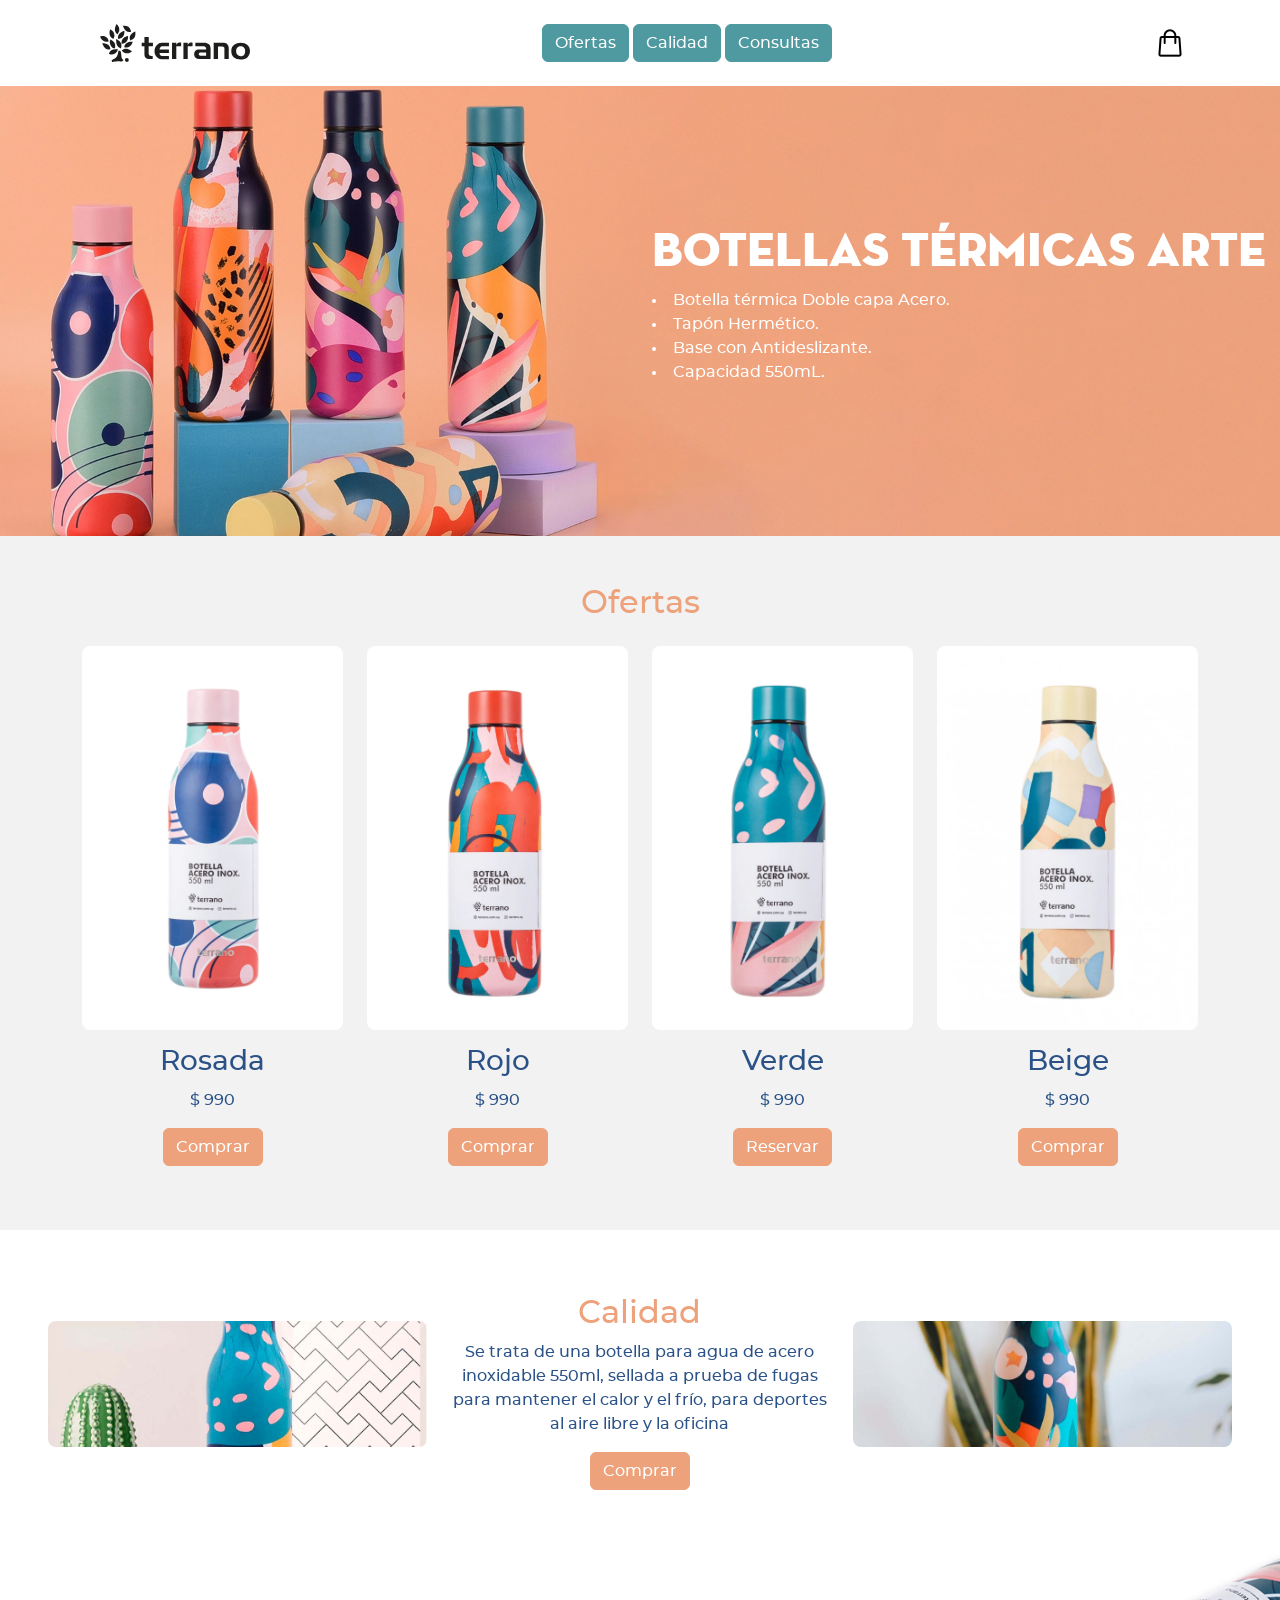
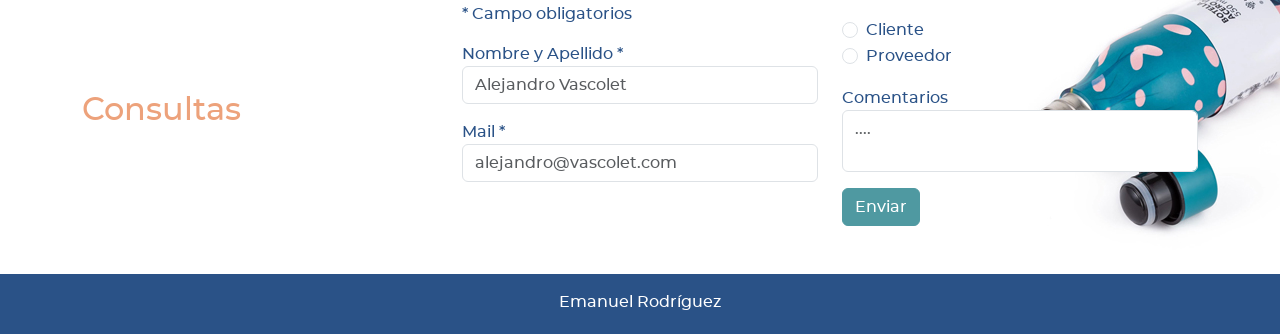
<file: Terrano/index.html>
<!DOCTYPE html>
<html lang="en">

<head>
    <meta charset="UTF-8">
    <meta http-equiv="X-UA-Compatible" content="IE=edge">
    <meta name="viewport" content="width=device-width, initial-scale=1.0">
    <title>Document</title>
    <link rel="stylesheet" href="css/bootstrap.css">
    <link rel="stylesheet" href="css/estilos.css">
    <script src="js/bootstrap.bundle.js"></script>

</head>

<body>

    <header class="container-xl p-4">

        <div class="row justify-content-between align-items-center">

            <a href="index.html" class="col-md-2 text-center">
                <img src="img/logo.svg" alt="logo Terrano" class="logo">
            </a>

            <nav class="col-md-9 text-center text-md-center mt-3 mt-md-0">
                <a href="#ofertas" class="btn btn-success">Ofertas</a>
                <a href="#calidad" class="btn btn-success">Calidad</a>
                <a href="#consultas" class="btn btn-success">Consultas</a>
            </nav>

            <a href="#" class="col-1 text-end d-none d-md-block">
                <img src="img/shopping-bag.png" alt="" class="img-fluid">
            </a>

        </div>

    </header>

    <div id="hero" class="container-fluid">

        <div class="row align-content-center">
            <h1 class="offset-md-6 col-md-6 text-center text-md-start">
                Botellas Térmicas Arte
            </h1>
            <ul class="offset-md-6 col-6 d-none d-md-block">
                <li>Botella térmica Doble capa Acero.</li>
                <li>Tapón Hermético.</li>
                <li>Base con Antideslizante.</li>
                <li>Capacidad 550mL.</li>
            </ul>
        </div>

    </div>

    <section class="p-5" id="ofertas">

        <div class="container-xl">

            <div class="row justify-content-center">
                <h2 class="col-12 text-center align-self-center">Ofertas</h2>                
                <article class="col-md-4 col-xl-3 text-xl-center my-3">
                    <div class="row align-items-center">
                        <figure class="col-6 col-xl-12">
                            <img src="img/rosada.jpg" alt="" class="img-fluid rounded-3">
                        </figure>
                        <div class="col-6 col-xl-12">
                            <h3>
                                Rosada
                            </h3>
                            <p>
                                $ 990
                            </p>
                            <a href="" class="btn btn-danger">
                                Comprar
                            </a>
                        </div>
                    </div>
                </article>
                <article class="col-md-4 col-xl-3 text-xl-center my-3">
                    <div class="row align-items-center">
                        <figure class="col-6 col-xl-12">
                            <img src="img/roja.jpg" alt="" class="img-fluid rounded-3">
                        </figure>
                        <div class="col-6 col-xl-12">
                            <h3>
                                Rojo
                            </h3>
                            <p>
                                $ 990
                            </p>
                            <a href="" class="btn btn-danger">
                                Comprar
                            </a>
                        </div>
                    </div>
                </article>
                <article class="col-md-4 col-xl-3 text-xl-center my-3">
                    <div class="row align-items-center">
                        <figure class="col-6 col-xl-12">
                            <img src="img/verde.jpg" alt="" class="img-fluid rounded-3">
                        </figure>
                        <div class="col-6 col-xl-12">
                            <h3>
                                Verde
                            </h3>
                            <p>
                                $ 990
                            </p>
                            <a href="" class="btn btn-danger">
                                Reservar
                            </a>
                        </div>
                    </div>
                </article>
                <article class="col-md-4 col-xl-3 text-xl-center my-3">
                    <div class="row align-items-center">
                        <figure class="col-6 col-xl-12">
                            <img src="img/beige.jpg" alt="" class="img-fluid rounded-3">
                        </figure>
                        <div class="col-6 col-xl-12">
                            <h3>
                                Beige
                            </h3>
                            <p>
                                $ 990
                            </p>
                            <a href="" class="btn btn-danger">
                                Comprar
                            </a>
                        </div>
                    </div>
                </article>
            </div>
        </div>
    </section>

    <section id="calidad" class="container-fluid p-5">

        <div class="row align-items-center">

            <figure class="col-md-6 col-xl-4">
                <img src="img/bg1.jpg" alt="" class="img-fluid rounded-3">
            </figure>
            <figure class="col-md-6 d-none d-md-block d-xl-none">
                <img src="img/bg2.jpg" alt="" class="img-fluid rounded-3">
            </figure>
            <article class="col-xl-4 text-center my-3">
                <h2>
                    Calidad
                </h2>
                <p>
                    Se trata de una botella para agua de acero inoxidable 550ml, sellada a prueba de fugas para mantener
                    el calor y el frío, para deportes al aire libre y la oficina
                </p>
                <a href="" class="btn btn-danger">
                    Comprar
                </a>
            </article>
            <figure class="col-md-6 d-none d-md-block d-xl-none">
                <img src="img/bg3.jpg" alt="" class="img-fluid rounded-3">
            </figure>
            <figure class="col-md-6 col-xl-4">
                <img src="img/bg4.jpg" alt="" class="img-fluid rounded-3">
            </figure>
        </div>

    </section>

    <section id="consultas" class="p-5">
        <div class="container">
            <div class="row align-items-center">
                <h2 class="col-xl-4">Consultas</h2>
                <form class="col-xl-8">
                    <div class="row">
                        <div class="col-md-6">
                            <p>* Campo obligatorios</p>
                            <div class="mt-3">
                                <label for="nomb">Nombre y Apellido *</label>
                                <input type="text" id="nomb" placeholder="Alejandro Vascolet" required="required"
                                    class="form-control">
                            </div>
                            <div class="mt-3">
                                <label for="correo">Mail *</label>
                                <input type="email" id="correo" placeholder="alejandro@vascolet.com" required="required"
                                    class="form-control">
                            </div>
                        </div>
                        <div class="col-md-6">
                            <fieldset class="mt-3">
                                <div class="form-check">
                                    <input type="radio" id="cliente" name="tipo" value="01" class="form-check-input">
                                    <label for="cliente" class="form-check-label">Cliente</label>
                                </div>
                                <div class="form-check">
                                    <input type="radio" id="proveedor" name="tipo" value="02" class="form-check-input">
                                    <label for="proveedor" class="form-check-label">Proveedor</label>
                                </div>
                            </fieldset>
                            <div class="mt-3">
                                <label for="coment">Comentarios</label>
                                <textarea name="coment" id="coment" placeholder="...." required="required"
                                    class="form-control"></textarea>
                            </div>
                            <input type="submit" value="Enviar" class="btn btn-success mt-3">
                        </div>
                    </div>
                </form>
            </div>
        </div>
    </section>

    <footer>
        <p>
            Emanuel Rodríguez
        </p>
    </footer>

</body>

</html>
</file>
<file: AereoPuerto/estilos.css>
:root {
    --Amarillo: #b49106b4;
    --Azul: rgba(33, 32, 119, 0.863);
    --FondoClaro:  rgba(33, 32, 119, 0.445);
    --cursiv: "Dancing Script", system-ui; 
    --gral: "Exo";
    --titulos: "Playwrite DE Grund";
}

* {
    margin: 0;
    padding: 0;
    box-sizing: border-box;
}

html, body {
    scroll-behavior: smooth;
}
/*/////Tipografia//////*/
.cursivH1{
font-family: var(--cursiv);
font-size: 80px;
color: white;
}
h1{
    font-family: var(--titulos);
    color: var(--Azul);
}
h2{
    font-family: var(--titulos);
    color: var(--Azul);
    text-align: left;
}
p{
    font-family: var(--gral);
    color: black;
    padding: 10px;
    text-align: left;
}
.btn{
    font-family: var(--gral);
}
article {
    display: flex;
    font-family: var(--gral);
    background-color: white;
}
article h2, article h3 {
    padding: 5px;
    font-size: 20px;
    color: var(--Azul);
    line-height: 40px; /*separacion*/
    font-size: 25px;
}
form {
    background-color: white;
    width: 600px;
    padding: 20px;
    border-radius: 5px;
    box-shadow: 1px 3px 3px rgba(0, 0, 0, 0.418);
    display: grid;
    grid-template-columns: 1fr 1fr; /* 2 columnas */
    gap: 20px;
    font-family: var(--gral);
}



header {
    display: flex; 
    justify-content: space-between; 
    padding: 10px 20px; 
}
.logo {
    max-height: 100px; 
}
nav ul {
    list-style: none; 
    display: flex; 
}
nav ul li {
    margin-left: 20px;
}
nav ul li a {
    text-decoration: none; 
    color:white; 
    font-family: var(--gral);
    font-size: 20px;
    background-color: rgba(0, 0, 0, 0.63);
    border-radius: 10px;
    padding: 5px;
}
nav ul li a:hover {
    color: var(--Amarillo);
    border-top: 2px solid var(--Amarillo);
}


    


/*//////////////////Seccion 1//////////////////*/
.fondoPrincipal{
    width: 100%;
    background-image: url(img/seccion1/FondoPrincipal.png);
    background-size: cover;
    background-attachment: fixed;
    height: 650px;
    display: flex;
    flex-direction: column;
    justify-content: space-between;
}
#principal {
    text-align: center;
    padding-bottom: 50px; 
    width: 100%; 
    
}
#principal p{
    font-size: 40px;
    text-align: center;
    
}
#principal a{
    display: inline-block; /*  aplica margen */
    color: var(--Amarillo);
    padding: 10px;
    font-size: 20px;
    text-decoration: none;
    margin-top: 60px; 
    background-color: rgba(0, 0, 0, 0.63);
    border-radius: 20px;
}
#principal a:hover {
    color: black;
    background-color: var(--Amarillo);
    transform: scale(1.3);
}



/*//////////////////Seccion 2//////////////////*/
#secDestinos { 
    width: 1280px;
    margin: 0 auto;
    padding-bottom: 100px; 
    text-align: center;
}

#secDestinos h1 {
    padding-top: 30px;
    font-size: 50px;
    border-bottom: 2.8px solid var(--Azul);
    display: inline-block; /*el borde solo ocupa el ancho del texto */
}

.destinos-uno {
    display: flex; 
    justify-content: space-between;
}
.destino-1 {
    width: 23%; 
    margin: 20px; 
    border-radius: 10px; 
    flex-direction: column;
    height: 400px; 
    overflow: hidden; 
    box-shadow: 3px 5px 10px rgba(0, 0, 0, 0.226);
    position: relative; /* esto para el ::after sino genera en el borde de la section top*/
}
.destino-1 img {
    width: 100%; 
    height: 100%; 
}
.destino-1 abbr img{
    width: 30px;
    border-bottom: none;
}

.destino-1::after {
    content: '';
    position: absolute;
    bottom: 0; /* posiciona el borde en la parte inferior de la imagen */
    width: 0; 
    height: 5px; 
    background-color: var(--Azul); 
    transition: 1s ease;
}
.destino-1:hover::after {
    width: 100%; 
}
.destino-1:hover {
    transform: scale(1.05);
    transition: 1.20s;
    box-shadow: 3px 5px 10px rgba(0, 0, 0, 0.747);
}



/*//////////////////Seccion 3//////////////////*/
.conteiner3{
    background-color: var(--FondoClaro)
}
.conteiner3 h1{
    color: white; 
    font-size: 30px;
}
#secDestacado {
    width: 1280px;
    margin: 10px auto;
    display: grid;
    grid-template-columns: 76% 24%; /* dos columnas con 76% y 24% */
    gap: 20px;
    padding: 20px;
}

#secDestacado article:nth-of-type(1){
    grid-column: 1; /* 1er art en la 1er columna */
}
#secDestacado article:nth-of-type(2) {
    grid-column: 2; /* 2do art en la 2da columna */
    flex-direction: column; 
}
#secDestacado article:nth-of-type(3) {
    grid-column: span 2; /* 3er art ocupa "span" ambas columnas */
}
.figureCancun{
    display: flex;
    gap: 20px;
}




/*//////////////////Seccion 4/////////////////////*/
#secReserva {
    width: 1280px;
    margin: 10px auto;
    display: grid;
    grid-template-columns: 1fr 1fr; /* Dos columnas */
    padding: 20px;
}
.reserva1 p {
    padding: 20px 0 30px;
    font-size: 18px;
}
.reserva1 h1 {
    font-size: 35px;
}
.form-column {
    display: flex;
    flex-direction: column;
}
input, textarea {
    padding: 20px;
    border-radius: 5px;
    border: none;
    border-bottom: 1px solid;
}
.radio {
    padding: 5px;
    grid-column: span 2; 
}
.textarea-container {
    padding: 10px;
    grid-column: span 2; 
   
}
textarea{
    width: 550px;
    height: 100px;
    text-align: center;
    border: 1px solid black;
}
.info-checkbox {
    display: flex;
    align-items: center; 
}
.divEnviar {
    grid-column: span 2;
    display: flex;
    flex-direction: column; 
    align-items: end; 
}
.btnEnviar{
    color: white;
    background-color: var(--Azul);
    margin: 10px;
}
.btnEnviar:hover{
    color: var(--Azul);
    margin: 10px;
}
table{
    font-size: 14px;
    font-family: var(--gral);
}
th, td {
    padding: 25px; /* espaciado en celdas */
    text-align: center; 
}
th {
    background-color: var(--Azul);
    color: white;
}
tbody tr:nth-child(odd) {
    background-color: white; /* blanco para filas impares */
}

tbody tr:nth-child(even) {
    background-color: var(--FondoClaro);
}






/*///Seccion 5///*/
.conteiner5{
    background-color: var(--Azul)
}
#secReciente {
    width: 1280px;
    margin: 0 auto;
    display: flex;
    align-items: center;
}

.dubai h1 {
    font-size: 55px;
    padding: 10px; 
    color: var(--Amarillo);
}
.dubai p {
    font-size: 19px;
    padding: 5px; 
    margin-bottom: 20px;
    color: black;
}

.figureDubai {
    margin: 50px auto;
    width: 50%;
    color: var(--Amarillo);
    text-align: center;
    font-family: var(--cursiv);
    font-size: 25px;
}
.button1 {
    text-decoration: none;
    margin: 20px 30px 0 0;
    padding: 10px 20px;
    border: none;
    border-radius: 5px;
    background-color: var(--Amarillo);
    color: black;
}
.button1:hover{
    background-color: black;
    color: var(--Amarillo);
}
.button2 {
    text-decoration: none;
    margin: 20px 0 0 30px;
    padding: 10px 20px;
    border: none;
    border-radius: 5px;
    background-color: black;
    color: var(--Amarillo);
}
.button2:hover {
    background-color: var(--Amarillo);
    color: black;
}
/*///////////////FOOTER///////////////////*/
footer {
    display: flex; 
    background-color: white;
    justify-content: space-between; /* espacio entre los elementos */
    padding: 15px 10px; 
}
.socialIcons {
    display: flex; 
}
.socialIcons a:hover {
    transform: translateY(-5px); /* mover arriba en el eje Y*/
}
.imgFooter {
    width: 30px; 
    margin-left: 15px; 
}
.logoFoot{
    width: 50px;
}
</file>
<file: Bhoemia/css/estilos.css>
:root{
    --color1:#fff;
    --color2:#e52828;
}
section{
    margin-top: 20px;
}
footer{
    background-color: black;
    padding: 20px;
    color: #fff;
    text-align: center;
}

#fondo{
    background-image: url(../img/fondo.jpg);
    background-size: cover;
    background-attachment: fixed;
    color:var(--color1)

}
#fondo2{
    background-color: var(--color2);
    padding-top: 100px;
    padding-bottom: 100px;
    color:black ;
}


/* TIPOGRAFIA */
h1, h2, h3{
    font-weight: 900;
}
h1{
    font-size: 60px;
}
h2{
    border-bottom: 2px solid var(--color2);
}
h2, h3{
    color: var(--color2);
}
#fondo h1{
    color: var(--color2);
}
#fondo2 h2, #fondo2 h3{
    color: black
}


/* ////////////////////////////////////////////// */
.nav{
    gap:10px
}
nav .nav-item{
    flex:1;
    display: block;
    font-weight: 900;
    
}
a, .btn{
    background-color: var(--color2);
    border: 2px solid var(--color2);
    border-radius: 20px;
    text-align: center;
    font-weight: 900;
    color:var(--color1) !important;
    margin-bottom: 20px;
}
.btn-dark{
    background-color: black !important;
    border-color:  black !important;
}
a:hover, .btn:hover, .btn-dark:hover{
    background-color: transparent !important;
    color: #e52828 !important;
}
.btn-dark:hover{color: black !important;}
/* ////////////////////////////////////////// */
input, select, textarea{
    margin-bottom: 20px;
}

.table-bordered{
    border-color: var(--color2);
}
</file>
<file: RenewBotanic/css/estilos.css>
:root {
    --primary: #d90a59;
    --secondary: #285873;
    --neutral: #c9d3d9;
    --dark: rgb(22, 22, 22);
    --light: rgb(234, 234, 234);
}

html {
    scroll-behavior: smooth;
}

body {
    font-family: "manropeextralight", sans-serif;
    font-weight: bold;
}

#hero {
    color: var(--light);
    background: url(../img/hero.png) no-repeat center center;
    background-size: cover;
    min-height: 70vh;
    display: flex;
    justify-content: center;
    align-items: center;
    flex-direction: column;
    gap: 1rem;
    text-shadow: 0 10px 25px var(--dark);
}

.btn{    
    font-weight: bold;
    text-transform: uppercase;
}

nav {
    border-top: 2px solid var(--light);
    text-transform: uppercase;
}

nav .btn {
    --bs-btn-color: var(--primary);
}

nav .btn:hover, nav .btn:active {
    color: var(--secondary);
    background-color: var(--neutral);
}

h1, h2, h3, nav {
    font-family: "dm_serif_displayregular", serif;
}

h2 {
    color: var(--primary);
    text-align: center;
}

section {
    padding: 2rem 0;
}

section img {
    object-fit: cover;
    width: 100%;
    height: 100%;
}

section .btn, footer .btn {
    color: var(--light);
    background-color: var(--primary);
}

section .btn:hover, footer .btn:hover, section .btn:active, footer .btn:active {
    color: var(--secondary);
    background-color: var(--neutral);
}

#news {
    background-color: var(--neutral);
    padding-top: 0;
    padding-bottom: 0;
}

#news > div {
    min-height: 70vh;
}

#news > div > div, #news article {
    display: flex;
    flex-direction: column;
    justify-content: center;
    align-items: center;
    text-align: center;
}

.side1 {
    background: url(../img/side1.png) no-repeat center center;
}

.side2 {
    background: url(../img/side2.png) no-repeat center center;
}

.side1, .side2{
    background-size: cover;
}

footer {
    background-color: var(--secondary);
    color: white;
    padding: 2rem 0;
    font-size: .8rem;
}

.table {
    --bs-table-bg: transparent;
}

.table-dark {
    --bs-table-border-color: var(--neutral);
}

label, input {
    display: block;
    width: 100%;
}

label:not(:first-child){
    margin-top: 1.5rem;
}

input{
    background-color: transparent;
    border: 1px solid var(--neutral);
    padding: .25rem;
}

input[type="checkbox"]+label, input[type="submit"], input[type="checkbox"] {
    width: auto;
    display: inline-block;
    margin-top: 1.5rem;
    vertical-align: middle;
}

@media screen and (min-width: 768px) {

    nav {
        border-top: 0;
    }

}
</file>
<file: RenewBotanic/css/fonts.css>
/*! Generated by Font Squirrel (https://www.fontsquirrel.com)*/

@font-face {
    font-family: 'dm_serif_displayregular';
    src: url('../fonts/dmserifdisplay-regular-webfont.woff2') format('woff2'),
         url('../fonts/dmserifdisplay-regular-webfont.woff') format('woff');
    font-weight: normal;
    font-style: normal;

}

@font-face {
    font-family: 'manropeextralight';
    src: url('../fonts/manrope-variablefont_wght-webfont.woff2') format('woff2'),
         url('../fonts/manrope-variablefont_wght-webfont.woff') format('woff');
    font-weight: normal;
    font-style: normal;

}
</file>
<file: Tecnologia/css/estilos.css>
:root {
  --color-principal: #ed9275;
  --color-principal-oscuro: #935a49;
  --fondo-oscuro: #030301;
  --fondo-medio: #0b1017;
  --fondo-claro: #131c29;
}

/* fonts */
@font-face {
  font-family: "Space Grotesk";
  src: url("../fonts/SpaceGrotesk-Regular.ttf");
  font-weight: normal;
}

@font-face {
  font-family: "Noto Sans";
  src: url("../fonts/NotoSans-Light.ttf");
  font-weight: normal;
}

body {
  font-family: "Noto Sans", sans-serif;
  color: white;
}

/* textos */
h1,
h2,
h3 {
  font-family: "Space Grotesk", monospace;
}
h1 {
  font-size: 50px;
}

/* buttons */
.btn.btn-primary {
  background-color: var(--color-principal);
  border-color: var(--color-principal);
  border-radius: 0;
}

.btn.btn-primary:hover {
  background-color: var(--color-principal-oscuro);
  border-color: var(--color-principal-oscuro);
}

.btn.btn-outline-primary {
  color: var(--color-principal);
  border-color: var(--color-principal);
  border-radius: 0;
}

.btn.btn-outline-primary:hover {
  background-color: var(--color-principal-oscuro);
  color: white;
}

/* header */
header {
  background-color: var(--fondo-oscuro);
  padding: 20px 0;
}

header img {
  height: 50px;
}

nav ul li a {
  color: white;
  text-decoration: none;
  border-left: 1px solid transparent;
  padding-left: 10px;
}

nav ul li a:hover {
  color: var(--color-principal);
  border-color: var(--color-principal);
}

/* banner */

.banner {
  height: 75vh;
  background-image: url(../img/computadora.jpg);
  background-position: center;
  background-size: cover;
  background-repeat: no-repeat;
  padding: 20px 0;
  display: flex;
  align-items: end;
}

.banner .btn {
  margin-right: 10px;
}

/* productos */
#productos article {
  padding: 70px;
  display: flex;
  flex-direction: column;
  justify-content: space-between;
  align-items: center;
  border-bottom: 10px solid transparent;
}

#productos article:hover {
  border-color: var(--color-principal);
}

#productos article:hover h2 {
  color: var(--color-principal);
}

#productos img {
  margin: 10px 0;
}

#productos article:nth-child(1) {
  background-color: var(--fondo-oscuro);
}

#productos article:nth-child(2) {
  background-color: var(--fondo-medio);
}

#productos article:nth-child(3) {
  background-color: var(--fondo-claro);
}

/* innovacion  */
#innovacion {
  background-color: var(--fondo-oscuro);
  padding-top: 70px;
}

#innovacion h3 {
  color: var(--color-principal);
}

#innovacion #textos {
  padding: 0 70px;
}

/* beneficios */
#beneficios {
  background-color: var(--fondo-claro);
  padding: 70px 0;
}

label {
  display: block;
  font-size: 12px;
  margin-bottom: 10px;
}

input {
  padding: 10px;
  width: 100%;
  border: 1px solid var(--color-principal);
  background: transparent;
  margin-bottom: 10px;
  color: white;
}

input:focus-visible {
  outline: none;
  border-color: white;
}

input[type="submit"] {
  background-color: var(--color-principal);
  border-color: var(--color-principal);
  padding: 10px;
}

/* footer */
footer {
  background-color: var(--fondo-medio);
  padding: 20px 0;
}

footer img {
  height: 50px;
}
</file>
<file: Terrano/css/estilos.css>
@font-face {
    font-family: 'Neutra';
    src: url('../fonts/neutradisplaytitling-webfont.woff2') format('woff2'),
        url('../fonts/neutradisplaytitling-webfont.woff') format('woff');
    font-weight: normal;
    font-style: normal;
}

@font-face {
    font-family: 'Montserrat';
    src: url('../fonts/montserrat-medium-webfont.woff2') format('woff2'),
        url('../fonts/montserrat-medium-webfont.woff') format('woff');
    font-weight: normal;
    font-style: normal;
}

:root {
    --primary: #EDA27B;
    --secondary: #4f99a1;
    --terciary: #2a5287;
    --bg-light: #F2F2F2;
}

html {
    scroll-behavior: smooth;
}

body {
    font-family: 'Montserrat';
    color: var(--terciary);
}

/* ------------ */

h1 {
    font-size: 3rem;
    font-family: 'Neutra';
}

h2 {
    color: var(--primary);
}

ul {
    list-style-position: inside;
}

a:hover, input[type="submit"]:hover{
    background-color: var(--terciary) !important;
    border-color: var(--terciary) !important;
}

.btn-danger {
    --bs-btn-bg: var(--primary);
    --bs-btn-border-color: var(--primary);
    --bs-btn-hover-bg: var(--primary);
    --bs-btn-hover-border-color: var(--primary);
    --bs-btn-active-color: var(--primary);
    --bs-btn-active-bg: var(--primary);
    --bs-btn-active-border-color: var(--primary);
    --bs-btn-disabled-bg: var(--primary);
    --bs-btn-disabled-border-color: var(--primary);
}

.btn-success {
    --bs-btn-bg: var(--secondary);
    --bs-btn-border-color: var(--secondary);
    --bs-btn-hover-bg: var(--secondary);
    --bs-btn-hover-border-color: var(--secondary);
    --bs-btn-active-bg: var(--secondary);
    --bs-btn-active-border-color: var(--secondary);
    --bs-btn-disabled-bg: var(--secondary);
    --bs-btn-disabled-border-color: var(--secondary);
}


textarea {
    resize: none;
}

/* ------------ */

.logo {
    max-width: 150px;
    width: 100%;
}

#hero {
    background: #EDA27B url(../img/bg.jpg) no-repeat center center;
    background-size: cover;
    color: white;
}

#hero>.row {
    min-height: 50vh;
}

#ofertas {
    background-color: var(--bg-light);
}

#novedades figure {
    height: 30vh;
}

#novedades img {
    width: 100%;
    height: 100%;
}

@media screen and (min-width: 768px) {

    #consultas {
        background: url(../img/bg5.jpg) no-repeat right top;
    }

}

footer {
    background-color: var(--terciary);
    padding: 1rem 0 .25rem 0;
    text-align: center;
    color: white;
}
</file>
